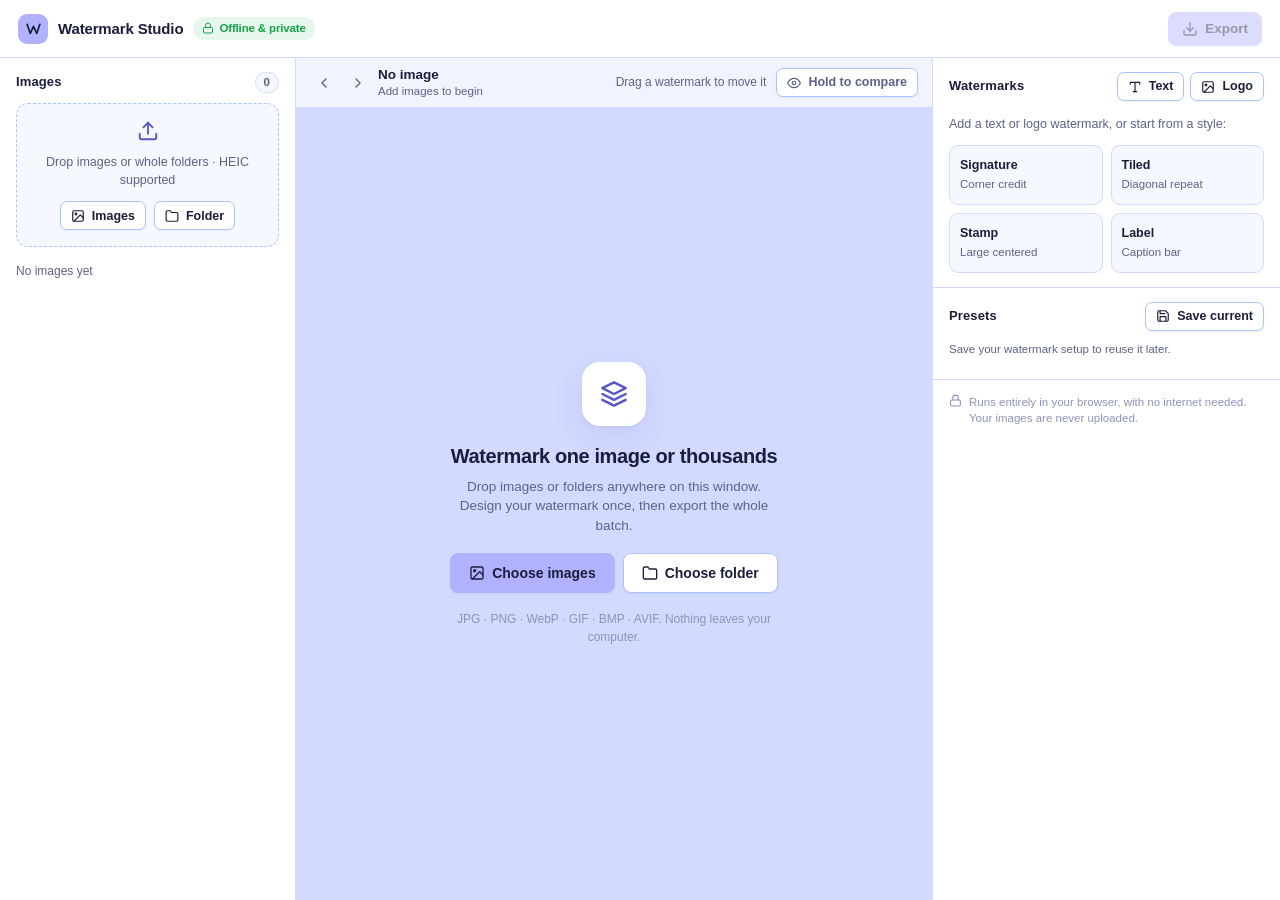
<file: index.html>
<!doctype html>
<html lang="en">
<head>
<meta charset="utf-8">
<meta name="viewport" content="width=device-width, initial-scale=1">
<title>Watermark Studio</title>
<style>
:root {
  /* palette: #B1B2FF · #AAC4FF · #D2DAFF · #EEF1FF */
  --bg: #EEF1FF;
  --panel: #ffffff;
  --panel-2: #F6F8FF;
  --border: #D2DAFF;
  --border-strong: #AAC4FF;
  --text: #1c1d3a;
  --muted: #5d6286;
  --faint: #8e93b8;
  --accent: #B1B2FF;
  --accent-hover: #AAC4FF;
  --accent-ink: #5557c8;      /* deeper shade of #B1B2FF for small text, icons and outlines */
  --on-accent: #1c1d3a;       /* text on top of accent fills */
  --accent-weak: #EEF1FF;
  --accent-ring: rgba(177, 178, 255, .45);
  --danger: #dc2626;
  --ok: #16a34a;
  --stage: #D2DAFF;
  --checker: #c4cdf6;
  --shadow-sm: 0 1px 2px rgba(28, 29, 58, .06);
  --shadow: 0 1px 2px rgba(28, 29, 58, .06), 0 10px 30px rgba(85, 87, 200, .12);
  --radius: 12px;
  color-scheme: light;
}
@media (prefers-color-scheme: dark) {
  :root {
    --bg: #0e0f1d;
    --panel: #15172a;
    --panel-2: #1b1e35;
    --border: #272b4a;
    --border-strong: #363b62;
    --text: #EEF1FF;
    --muted: #a7aed6;
    --faint: #6f76a3;
    --accent: #B1B2FF;
    --accent-hover: #AAC4FF;
    --accent-ink: #B1B2FF;
    --on-accent: #1c1d3a;
    --accent-weak: #22254a;
    --accent-ring: rgba(177, 178, 255, .3);
    --stage: #0b0c18;
    --checker: #171a2e;
    --shadow: 0 1px 2px rgba(0, 0, 0, .4), 0 12px 32px rgba(0, 0, 0, .45);
    color-scheme: dark;
  }
}
* { box-sizing: border-box; }
html, body { height: 100%; margin: 0; }
body {
  display: flex; flex-direction: column;
  background: var(--bg); color: var(--text);
  font: 13.5px/1.45 -apple-system, BlinkMacSystemFont, "Segoe UI", Inter, Roboto, Helvetica, Arial, sans-serif;
  -webkit-font-smoothing: antialiased;
}
button, input, select, textarea { font: inherit; color: inherit; }
[hidden] { display: none !important; }
.i { flex: none; display: block; }

/* ---------- top bar ---------- */
.topbar {
  height: 58px; flex: none; display: flex; align-items: center; justify-content: space-between;
  padding: 0 18px; background: var(--panel); border-bottom: 1px solid var(--border);
}
.brand { display: flex; align-items: center; gap: 10px; font-weight: 650; font-size: 15px; letter-spacing: -.01em; }
.brand-mark {
  width: 30px; height: 30px; border-radius: 9px; display: grid; place-items: center;
  color: var(--on-accent); background: var(--accent);
}
.badge {
  display: inline-flex; align-items: center; gap: 5px; font-size: 11.5px; font-weight: 550; color: var(--ok);
  background: color-mix(in srgb, var(--ok) 10%, transparent); padding: 3px 9px; border-radius: 999px;
}
.top-actions { display: flex; align-items: center; gap: 10px; }

/* ---------- buttons ---------- */
.btn {
  display: inline-flex; align-items: center; justify-content: center; gap: 7px;
  height: 34px; padding: 0 13px; border-radius: 8px; cursor: pointer; white-space: nowrap;
  border: 1px solid var(--border-strong); background: var(--panel); font-weight: 550;
  box-shadow: var(--shadow-sm); transition: background .12s, border-color .12s, opacity .12s;
}
.btn:hover { background: var(--panel-2); }
.btn:focus-visible, .icon-btn:focus-visible, .chip:focus-visible, .seg button:focus-visible { outline: 2px solid var(--accent-ink); outline-offset: 2px; }
.btn.primary { background: var(--accent); border-color: var(--accent); color: var(--on-accent); }
.btn.primary:hover { background: var(--accent-hover); border-color: var(--accent-hover); }
.btn:disabled { opacity: .45; cursor: not-allowed; }
.btn.sm { height: 29px; padding: 0 10px; font-size: 12.5px; border-radius: 7px; }
.btn.lg { height: 40px; padding: 0 18px; font-size: 14px; }
.btn.ghost { background: transparent; border-color: transparent; box-shadow: none; color: var(--muted); }
.btn.ghost:hover { background: var(--panel-2); color: var(--text); }
.btn.danger-text:hover { color: var(--danger); }
.icon-btn {
  width: 28px; height: 28px; display: inline-grid; place-items: center; border-radius: 7px;
  border: 0; background: transparent; color: var(--muted); cursor: pointer;
}
.icon-btn:hover { background: var(--panel-2); color: var(--text); }
.icon-btn.danger:hover { color: var(--danger); }

/* ---------- layout ---------- */
.app { flex: 1; min-height: 0; display: grid; grid-template-columns: 296px minmax(0, 1fr) 348px; }
.panel { background: var(--panel); display: flex; flex-direction: column; min-height: 0; }
.panel.left { border-right: 1px solid var(--border); }
.panel.right { border-left: 1px solid var(--border); overflow-y: auto; }
.panel-head { display: flex; align-items: center; justify-content: space-between; padding: 14px 16px 10px; }
.panel-head h2, .block-head h3 { margin: 0; font-size: 13px; font-weight: 650; letter-spacing: .01em; }
.pill { font-size: 11.5px; font-weight: 600; color: var(--muted); background: var(--panel-2); border: 1px solid var(--border); border-radius: 999px; padding: 1px 8px; }

/* ---------- dropzone & grid ---------- */
.dropzone {
  margin: 0 16px; padding: 16px; border: 1.5px dashed var(--border-strong); border-radius: var(--radius);
  text-align: center; background: var(--panel-2); transition: border-color .15s, background .15s;
}
.dropzone.over { border-color: var(--accent-ink); background: var(--accent-weak); }
.dropzone p { margin: 6px 0 12px; color: var(--muted); font-size: 12.5px; }
.dropzone .dz-icon { color: var(--accent-ink); display: inline-grid; place-items: center; }
.dz-actions { display: flex; gap: 8px; justify-content: center; }
.list-tools { display: flex; align-items: center; justify-content: space-between; padding: 12px 16px 4px; min-height: 40px; }
.list-tools .summary { color: var(--muted); font-size: 12px; }
.grid {
  flex: 1; min-height: 0; overflow-y: auto; padding: 8px 16px 16px;
  display: grid; grid-template-columns: repeat(auto-fill, minmax(78px, 1fr)); gap: 8px; align-content: start;
}
.tile {
  position: relative; aspect-ratio: 1 / 1; border-radius: 8px; cursor: pointer;
  background: var(--panel-2); border: 1px solid var(--border);
}
.tile-in { position: absolute; inset: 0; border-radius: 7px; overflow: hidden; }
.tile img { position: absolute; inset: 0; width: 100%; height: 100%; object-fit: cover; display: block; opacity: 0; transition: opacity .2s; }
.tile img.ld { opacity: 1; }
.tile.active { outline: 2px solid var(--accent-ink); outline-offset: 1px; }
.tile.bad::after {
  content: "Can't read"; position: absolute; inset: 0; display: grid; place-items: center;
  font-size: 10.5px; color: var(--danger); font-weight: 600;
}
.tile-name {
  position: absolute; left: 0; right: 0; bottom: 0; padding: 12px 6px 4px; font-size: 10px; color: #fff;
  background: linear-gradient(transparent, rgba(0, 0, 0, .65)); white-space: nowrap; overflow: hidden; text-overflow: ellipsis;
}
.tile-x {
  position: absolute; top: 4px; right: 4px; width: 20px; height: 20px; border-radius: 6px; border: 0;
  display: grid; place-items: center; background: rgba(0, 0, 0, .55); color: #fff; cursor: pointer; opacity: 0; transition: opacity .12s;
}
.tile:hover .tile-x { opacity: 1; }

/* ---------- stage ---------- */
.stage { display: flex; flex-direction: column; min-width: 0; min-height: 0; background: var(--stage); }
.stage-bar {
  flex: none; height: 50px; display: flex; align-items: center; justify-content: space-between; gap: 12px;
  padding: 0 14px; border-bottom: 1px solid var(--border); background: color-mix(in srgb, var(--panel) 70%, transparent);
}
.nav { display: flex; align-items: center; gap: 6px; min-width: 0; }
.nav .meta { min-width: 0; display: flex; flex-direction: column; line-height: 1.25; }
.nav .meta b { font-weight: 600; white-space: nowrap; overflow: hidden; text-overflow: ellipsis; max-width: 40vw; }
.nav .meta span { color: var(--muted); font-size: 11.5px; }
.stage-hint { color: var(--muted); font-size: 12px; display: flex; align-items: center; gap: 10px; }
.stage-area { flex: 1; min-height: 0; position: relative; display: grid; place-items: center; overflow: hidden; }
#preview {
  display: block; border-radius: 3px; box-shadow: var(--shadow); touch-action: none;
  background-color: #fff;
  background-image:
    linear-gradient(45deg, var(--checker) 25%, transparent 25%), linear-gradient(-45deg, var(--checker) 25%, transparent 25%),
    linear-gradient(45deg, transparent 75%, var(--checker) 75%), linear-gradient(-45deg, transparent 75%, var(--checker) 75%);
  background-size: 16px 16px; background-position: 0 0, 0 8px, 8px -8px, -8px 0;
}
.empty { text-align: center; max-width: 380px; padding: 24px; }
.empty .big-icon {
  width: 64px; height: 64px; margin: 0 auto 16px; border-radius: 18px; display: grid; place-items: center;
  background: var(--panel); color: var(--accent-ink); box-shadow: var(--shadow);
}
.empty h1 { font-size: 20px; margin: 0 0 6px; letter-spacing: -.02em; }
.empty p { color: var(--muted); margin: 0 0 18px; }
.empty .dz-actions { margin-bottom: 18px; }
.empty .fine { font-size: 12px; color: var(--faint); }
.drop-overlay {
  position: fixed; inset: 0; z-index: 50; display: grid; place-items: center; pointer-events: none;
  background: color-mix(in srgb, var(--accent) 14%, transparent); backdrop-filter: blur(2px);
}
.drop-overlay div {
  padding: 22px 30px; border-radius: 16px; background: var(--panel); box-shadow: var(--shadow);
  font-weight: 600; font-size: 15px; border: 2px dashed var(--accent-ink); display: flex; gap: 10px; align-items: center;
}

/* ---------- right panel ---------- */
.block { padding: 14px 16px; border-bottom: 1px solid var(--border); }
.block-head { display: flex; align-items: center; justify-content: space-between; margin-bottom: 10px; gap: 8px; }
.block-head .acts { display: flex; gap: 6px; }
.layers { list-style: none; margin: 0; padding: 0; display: flex; flex-direction: column; gap: 6px; }
.layer {
  display: flex; align-items: center; gap: 8px; padding: 6px 6px 6px 8px; border-radius: 9px; cursor: pointer;
  border: 1px solid var(--border); background: var(--panel); transition: border-color .12s, background .12s;
}
.layer:hover { border-color: var(--border-strong); }
.layer.sel { border-color: var(--accent); background: var(--accent-weak); box-shadow: 0 0 0 3px var(--accent-ring); }
.layer.off .layer-name { opacity: .45; text-decoration: line-through; }
.layer-ico {
  width: 30px; height: 30px; border-radius: 7px; flex: none; display: grid; place-items: center; overflow: hidden;
  background: var(--panel-2); border: 1px solid var(--border); color: var(--muted);
}
.layer-ico img { width: 100%; height: 100%; object-fit: contain; }
.layer-name { flex: 1; min-width: 0; white-space: nowrap; overflow: hidden; text-overflow: ellipsis; font-weight: 550; }
.layer-name small { display: block; color: var(--muted); font-weight: 450; font-size: 11px; }
.layer-acts { display: flex; gap: 0; }
.layers-empty { color: var(--muted); font-size: 12.5px; padding: 4px 0 2px; }
.starter { display: grid; grid-template-columns: 1fr 1fr; gap: 8px; margin-top: 10px; }
.starter button {
  text-align: left; padding: 10px; border-radius: 9px; border: 1px solid var(--border); background: var(--panel-2); cursor: pointer;
}
.starter button:hover { border-color: var(--accent); }
.starter b { display: block; font-size: 12.5px; }
.starter span { font-size: 11.5px; color: var(--muted); }

.editor .sec { font-size: 11px; font-weight: 650; letter-spacing: .06em; text-transform: uppercase; color: var(--faint); margin: 16px 0 8px; }
.editor .sec:first-child { margin-top: 0; }
.field { margin-bottom: 11px; }
.flabel { display: flex; justify-content: space-between; align-items: baseline; margin-bottom: 4px; font-size: 12.5px; color: var(--muted); }
.flabel output { font-variant-numeric: tabular-nums; color: var(--text); font-weight: 550; font-size: 12px; }
.input {
  width: 100%; height: 34px; padding: 0 10px; border-radius: 8px; border: 1px solid var(--border-strong);
  background: var(--panel); outline: none; transition: border-color .12s, box-shadow .12s;
}
textarea.input { height: auto; min-height: 58px; padding: 8px 10px; resize: vertical; line-height: 1.4; }
.input:focus { border-color: var(--accent); box-shadow: 0 0 0 3px var(--accent-ring); }
select.input { padding-right: 6px; }
input[type=range] {
  -webkit-appearance: none; appearance: none; width: 100%; height: 18px; margin: 2px 0; background: transparent; cursor: pointer;
  --track: linear-gradient(to right, var(--accent) var(--p, 50%), var(--border) var(--p, 50%));
}
input[type=range]::-webkit-slider-runnable-track { height: 5px; border-radius: 99px; background: var(--track); }
input[type=range]::-moz-range-track { height: 5px; border-radius: 99px; background: var(--track); }
input[type=range]::-webkit-slider-thumb {
  -webkit-appearance: none; width: 16px; height: 16px; margin-top: -5.5px; border-radius: 50%;
  background: #fff; border: 2px solid var(--accent-ink); box-shadow: var(--shadow-sm);
}
input[type=range]::-moz-range-thumb { width: 12px; height: 12px; border-radius: 50%; background: #fff; border: 2px solid var(--accent-ink); }
input[type=range]:focus-visible { outline: 2px solid var(--accent-ink); outline-offset: 3px; border-radius: 4px; }
input[type=checkbox], input[type=radio] { accent-color: var(--accent); }
.row { display: flex; align-items: center; gap: 8px; }
.row + .row, .row + .field, .field + .row { margin-top: 8px; }
.row.wrap { flex-wrap: wrap; }
.grow { flex: 1; min-width: 0; }
.chips { display: flex; flex-wrap: wrap; gap: 5px; margin: 7px 0 10px; }
.chip {
  font-size: 11.5px; padding: 2px 8px; border-radius: 999px; border: 1px solid var(--border); background: var(--panel-2);
  cursor: pointer; color: var(--muted); font-family: ui-monospace, Menlo, monospace;
}
.chip:hover { color: var(--accent-ink); border-color: var(--accent-ink); }
.seg { display: flex; padding: 2px; border-radius: 8px; background: var(--panel-2); border: 1px solid var(--border); gap: 2px; }
.seg button {
  flex: 1; height: 28px; border: 0; border-radius: 6px; background: transparent; cursor: pointer; color: var(--muted);
  font-weight: 550; font-size: 12.5px; display: inline-flex; align-items: center; justify-content: center; gap: 5px; padding: 0 8px;
}
.seg button:hover { color: var(--text); }
.seg button.on { background: var(--panel); color: var(--text); box-shadow: var(--shadow-sm), 0 0 0 1px var(--border); }
.tbtn {
  width: 34px; height: 34px; border-radius: 8px; border: 1px solid var(--border-strong); background: var(--panel);
  cursor: pointer; display: grid; place-items: center; font-family: Georgia, serif; font-size: 15px;
}
.tbtn.on { background: var(--accent-weak); border-color: var(--accent); color: var(--accent-ink); }
.swatch {
  position: relative; width: 34px; height: 34px; border-radius: 8px; border: 1px solid var(--border-strong); overflow: hidden; flex: none; cursor: pointer;
}
.swatch input { position: absolute; inset: -8px; width: calc(100% + 16px); height: calc(100% + 16px); border: 0; padding: 0; cursor: pointer; }
.switch { display: flex; align-items: center; gap: 9px; cursor: pointer; user-select: none; font-weight: 550; }
.switch input { position: absolute; opacity: 0; pointer-events: none; }
.switch .sw { width: 30px; height: 18px; border-radius: 99px; background: var(--border-strong); position: relative; transition: background .15s; flex: none; }
.switch .sw::after {
  content: ""; position: absolute; top: 2px; left: 2px; width: 14px; height: 14px; border-radius: 50%;
  background: #fff; box-shadow: 0 1px 2px rgba(0, 0, 0, .25); transition: transform .15s;
}
.switch input:checked + .sw { background: var(--accent); }
.switch input:checked + .sw::after { transform: translateX(12px); }
.switch input:focus-visible + .sw { outline: 2px solid var(--accent-ink); outline-offset: 2px; }
.effect { border: 1px solid var(--border); border-radius: 10px; padding: 9px 10px; margin-bottom: 8px; background: var(--panel-2); }
.effect .sub { margin-top: 9px; }
.effect .sub .field:last-child { margin-bottom: 0; }
.anchor-wrap { display: flex; gap: 14px; align-items: flex-start; }
.anchors {
  display: grid; grid-template-columns: repeat(3, 30px); gap: 4px; padding: 5px; border-radius: 10px; flex: none;
  background: var(--panel-2); border: 1px solid var(--border);
}
.anchors button {
  width: 30px; height: 30px; border-radius: 6px; border: 0; background: transparent; cursor: pointer; display: grid; place-items: center;
}
.anchors button::after { content: ""; width: 7px; height: 7px; border-radius: 50%; background: var(--border-strong); transition: all .12s; }
.anchors button:hover::after { background: var(--muted); }
.anchors button.on { background: var(--panel); box-shadow: var(--shadow-sm); }
.anchors button.on::after { background: var(--accent-ink); width: 10px; height: 10px; }
.note { font-size: 11.5px; color: var(--muted); line-height: 1.4; }
.note.accent { color: var(--accent-ink); }
.logo-box { display: flex; gap: 10px; align-items: center; }
.logo-box .thumb {
  width: 56px; height: 56px; border-radius: 9px; border: 1px solid var(--border); flex: none; display: grid; place-items: center; overflow: hidden;
  background-color: #fff;
  background-image: linear-gradient(45deg, #e5e7eb 25%, transparent 25%), linear-gradient(-45deg, #e5e7eb 25%, transparent 25%),
    linear-gradient(45deg, transparent 75%, #e5e7eb 75%), linear-gradient(-45deg, transparent 75%, #e5e7eb 75%);
  background-size: 10px 10px; background-position: 0 0, 0 5px, 5px -5px, -5px 0;
}
.logo-box .thumb img { max-width: 100%; max-height: 100%; }
.preset-list { list-style: none; margin: 8px 0 0; padding: 0; display: flex; flex-direction: column; gap: 4px; }
.preset-list li { display: flex; align-items: center; gap: 6px; padding: 4px 4px 4px 10px; border-radius: 8px; border: 1px solid var(--border); }
.preset-list li span { flex: 1; min-width: 0; overflow: hidden; text-overflow: ellipsis; white-space: nowrap; }
.foot-note { padding: 14px 16px 20px; color: var(--faint); font-size: 11.5px; display: flex; gap: 7px; align-items: flex-start; }

/* ---------- modal ---------- */
.modal { position: fixed; inset: 0; z-index: 40; display: grid; place-items: center; padding: 16px; background: rgba(8, 10, 16, .5); backdrop-filter: blur(3px); }
.modal-card {
  width: min(540px, 100%); max-height: calc(100vh - 32px); overflow: auto;
  background: var(--panel); border-radius: 16px; box-shadow: var(--shadow); border: 1px solid var(--border);
}
.modal-head { display: flex; align-items: center; justify-content: space-between; padding: 16px 20px 6px; }
.modal-head h2 { margin: 0; font-size: 17px; letter-spacing: -.01em; }
.modal-body { padding: 10px 20px 4px; }
.modal-body .field { margin-bottom: 16px; }
.modal-foot { display: flex; justify-content: flex-end; gap: 8px; padding: 14px 20px 18px; }
.dest { display: grid; gap: 8px; }
.dest-card {
  display: flex; gap: 10px; align-items: flex-start; padding: 11px 12px; border-radius: 10px; border: 1px solid var(--border-strong); cursor: pointer;
}
.dest-card:has(input:checked) { border-color: var(--accent); background: var(--accent-weak); box-shadow: 0 0 0 3px var(--accent-ring); }
.dest-card.disabled { opacity: .5; cursor: not-allowed; }
.dest-card input { margin-top: 3px; }
.dest-card b { display: block; font-weight: 600; }
.dest-card small { color: var(--muted); font-size: 12px; }
.check { display: flex; align-items: center; gap: 8px; margin-top: 10px; cursor: pointer; }
.num { width: 92px; }
.hint { font-size: 11.5px; color: var(--faint); }
.example { margin-top: 6px; font-size: 12px; color: var(--muted); font-family: ui-monospace, Menlo, monospace; word-break: break-all; }

.run { padding: 26px 22px 6px; }
.run-title { font-size: 17px; font-weight: 650; margin-bottom: 4px; letter-spacing: -.01em; display: flex; align-items: center; gap: 10px; }
.run-sub { color: var(--muted); margin-bottom: 18px; }
.bar { height: 10px; background: var(--panel-2); border: 1px solid var(--border); border-radius: 99px; overflow: hidden; }
.bar div { height: 100%; width: 0; border-radius: 99px; background: var(--accent); transition: width .2s; }
.run-stats { display: flex; justify-content: space-between; margin-top: 10px; font-variant-numeric: tabular-nums; font-weight: 600; }
.run-meta { display: flex; justify-content: space-between; color: var(--muted); font-size: 12px; margin-top: 2px; font-variant-numeric: tabular-nums; }
.run-file { margin-top: 14px; font-size: 12px; color: var(--faint); white-space: nowrap; overflow: hidden; text-overflow: ellipsis; font-family: ui-monospace, Menlo, monospace; }
.run-errors { margin-top: 14px; border: 1px solid color-mix(in srgb, var(--danger) 35%, transparent); border-radius: 10px; padding: 8px 12px; }
.run-errors summary { cursor: pointer; color: var(--danger); font-weight: 600; }
.run-errors ul { margin: 8px 0 2px; padding-left: 18px; max-height: 160px; overflow: auto; font-size: 12px; color: var(--muted); }
.done-icon { width: 30px; height: 30px; border-radius: 50%; display: grid; place-items: center; color: #fff; background: var(--ok); }
.done-icon.warn { background: #d97706; }

/* ---------- toast ---------- */
.toasts { position: fixed; left: 50%; bottom: 22px; transform: translateX(-50%); z-index: 60; display: flex; flex-direction: column; gap: 8px; align-items: center; }
.toast {
  display: flex; align-items: center; gap: 12px; padding: 10px 14px; border-radius: 10px; font-weight: 500;
  background: #1c1d3a; color: #EEF1FF; box-shadow: 0 10px 30px rgba(0, 0, 0, .3); animation: tin .2s ease-out;
}
.toast button { background: transparent; border: 0; color: #B1B2FF; font-weight: 650; cursor: pointer; padding: 0; }
@keyframes tin { from { opacity: 0; transform: translateY(8px); } }

@media (max-width: 1100px) {
  .app { grid-template-columns: 250px minmax(0, 1fr) 320px; }
}
@media (max-width: 860px) {
  body { height: auto; }
  .app { display: flex; flex-direction: column; }
  .panel.left, .panel.right { border: 0; border-bottom: 1px solid var(--border); }
  .grid { max-height: 260px; }
  .stage { min-height: 60vh; }
  .stage-hint { display: none; }
  .topbar { padding: 0 16px; }
  .badge { display: none; }
}
</style>
</head>
<body>

<header class="topbar">
  <div class="brand">
    <div class="brand-mark"><svg class="i" width="17" height="17" viewBox="0 0 24 24" fill="none" stroke="currentColor" stroke-width="2.4" stroke-linecap="round" stroke-linejoin="round"><path d="M3 6l4.5 13L12 9l4.5 10L21 6"/></svg></div>
    <span>Watermark Studio</span>
    <span class="badge" title="Nothing is uploaded. All processing happens on this computer."><span data-icon="lock" data-size="12"></span>Offline &amp; private</span>
  </div>
  <div class="top-actions">
    <button id="btnExport" class="btn primary" disabled><span data-icon="download"></span><span id="exportLabel">Export</span></button>
  </div>
</header>

<main class="app">
  <!-- Images -->
  <aside class="panel left">
    <div class="panel-head"><h2>Images</h2><span id="imgCount" class="pill">0</span></div>
    <div id="dropzone" class="dropzone">
      <div class="dz-icon"><span data-icon="upload" data-size="22"></span></div>
      <p>Drop images or whole folders · HEIC supported</p>
      <div class="dz-actions">
        <button class="btn sm" data-pick="files"><span data-icon="image" data-size="14"></span>Images</button>
        <button class="btn sm" data-pick="folder"><span data-icon="folder" data-size="14"></span>Folder</button>
      </div>
    </div>
    <div class="list-tools">
      <span id="imgSummary" class="summary"></span>
      <button id="btnClear" class="btn ghost sm danger-text" hidden>Clear all</button>
    </div>
    <div id="grid" class="grid"></div>
    <input type="file" id="fileInput" multiple accept="image/*,.heic,.heif,.tif,.tiff,.avif" hidden>
    <input type="file" id="folderInput" webkitdirectory directory multiple hidden>
  </aside>

  <!-- Preview -->
  <section class="stage">
    <div class="stage-bar">
      <div class="nav">
        <button class="icon-btn" id="prevBtn" title="Previous (←)"><span data-icon="left"></span></button>
        <button class="icon-btn" id="nextBtn" title="Next (→)"><span data-icon="right"></span></button>
        <div class="meta"><b id="previewName">No image</b><span id="previewInfo">Add images to begin</span></div>
      </div>
      <div class="stage-hint">
        <span id="dragHint">Drag a watermark to move it</span>
        <button class="btn sm" id="compareBtn" title="Hold to see the original"><span data-icon="eye" data-size="14"></span>Hold to compare</button>
      </div>
    </div>
    <div class="stage-area" id="stageArea">
      <div class="empty" id="emptyState">
        <div class="big-icon"><span data-icon="layers" data-size="28"></span></div>
        <h1>Watermark one image or thousands</h1>
        <p>Drop images or folders anywhere on this window. Design your watermark once, then export the whole batch.</p>
        <div class="dz-actions">
          <button class="btn primary lg" data-pick="files"><span data-icon="image"></span>Choose images</button>
          <button class="btn lg" data-pick="folder"><span data-icon="folder"></span>Choose folder</button>
        </div>
        <div class="fine">JPG · PNG · WebP · GIF · BMP · AVIF. Nothing leaves your computer.</div>
      </div>
      <canvas id="preview" hidden></canvas>
    </div>
  </section>

  <!-- Settings -->
  <aside class="panel right">
    <section class="block">
      <div class="block-head">
        <h3>Watermarks</h3>
        <div class="acts">
          <button class="btn sm" id="addText"><span data-icon="type" data-size="14"></span>Text</button>
          <button class="btn sm" id="addLogo"><span data-icon="image" data-size="14"></span>Logo</button>
        </div>
      </div>
      <ul id="layerList" class="layers"></ul>
      <div id="starter" hidden>
        <div class="layers-empty">Add a text or logo watermark, or start from a style:</div>
        <div class="starter" id="starterGrid"></div>
      </div>
      <input type="file" id="logoInput" accept="image/*,.svg,.heic,.heif" hidden>
      <input type="file" id="fontInput" accept=".ttf,.otf,.woff,.woff2" hidden>
    </section>

    <section class="block editor" id="editor" hidden></section>

    <section class="block">
      <div class="block-head">
        <h3>Presets</h3>
        <button class="btn sm" id="savePreset"><span data-icon="save" data-size="14"></span>Save current</button>
      </div>
      <div class="note" id="presetEmpty">Save your watermark setup to reuse it later.</div>
      <ul class="preset-list" id="presetList"></ul>
    </section>
    <div class="foot-note"><span data-icon="lock" data-size="13"></span><span>Runs entirely in your browser, with no internet needed. Your images are never uploaded.</span></div>
  </aside>
</main>

<!-- Export dialog -->
<div class="modal" id="exportModal" hidden>
  <div class="modal-card" role="dialog" aria-modal="true" aria-labelledby="exportTitle">
    <div id="exportSetup">
      <div class="modal-head"><h2 id="exportTitle">Export images</h2><button class="icon-btn" data-close title="Close"><span data-icon="x"></span></button></div>
      <div class="modal-body">
        <div class="field">
          <div class="flabel"><span>Format</span></div>
          <div class="seg" id="fmtSeg">
            <button data-v="original" title="HEIC/HEIF and other non-exportable formats are saved as PNG">Same as original</button><button data-v="jpeg">JPEG</button><button data-v="png">PNG</button><button data-v="webp">WebP</button>
          </div>
        </div>
        <div class="field" id="qualityField">
          <div class="flabel"><span>Quality</span><output id="qualityOut"></output></div>
          <input type="range" id="quality" min="40" max="100" step="1">
        </div>
        <div class="field">
          <div class="flabel"><span>Size</span></div>
          <div class="seg" id="resizeSeg">
            <button data-v="none">Original size</button><button data-v="fit">Fit within</button><button data-v="percent">Scale</button>
          </div>
          <div class="row" id="fitRow" style="margin-top:8px">
            <input type="number" class="input num" id="maxW" min="16" max="20000"> <span class="hint">×</span>
            <input type="number" class="input num" id="maxH" min="16" max="20000"> <span class="hint">px max (never enlarges)</span>
          </div>
          <div id="pctRow" style="margin-top:8px">
            <div class="flabel"><span>Scale</span><output id="pctOut"></output></div>
            <input type="range" id="pct" min="5" max="100" step="1">
          </div>
        </div>
        <div class="field">
          <div class="flabel"><span>File name</span><span class="hint">{name} · {n} · {date}</span></div>
          <input type="text" class="input" id="pattern" spellcheck="false">
          <div class="example" id="nameExample"></div>
        </div>
        <div class="field">
          <div class="flabel"><span>Save to</span></div>
          <div class="dest">
            <label class="dest-card" id="destFolderCard">
              <input type="radio" name="dest" value="folder">
              <div><b>A folder on this computer</b><small id="destFolderNote">Writes files straight into a folder you choose. Best for big batches.</small></div>
            </label>
            <label class="dest-card">
              <input type="radio" name="dest" value="zip">
              <div><b>Download</b><small>One image downloads directly. Multiple images download as a ZIP, split into 1 GB parts if needed.</small></div>
            </label>
          </div>
          <label class="check"><input type="checkbox" id="keepStruct"> Keep sub-folder structure</label>
          <label class="check" id="overwriteRow"><input type="checkbox" id="overwrite"> Overwrite files that already exist</label>
        </div>
      </div>
      <div class="modal-foot">
        <button class="btn" data-close>Cancel</button>
        <button class="btn primary" id="startExport"><span data-icon="download"></span><span id="startLabel">Start</span></button>
      </div>
    </div>

    <div id="exportRun" hidden>
      <div class="run">
        <div class="run-title"><span id="runIcon"></span><span id="runTitle">Watermarking…</span></div>
        <div class="run-sub" id="runSub">Keep this tab open while it works.</div>
        <div class="bar"><div id="runBar"></div></div>
        <div class="run-stats"><span id="runCount">0 / 0</span><span id="runPct">0%</span></div>
        <div class="run-meta"><span id="runRate">&nbsp;</span><span id="runEta"></span></div>
        <div class="run-file" id="runFile">&nbsp;</div>
        <details class="run-errors" id="runErrors" hidden><summary id="runErrSum"></summary><ul id="runErrList"></ul></details>
      </div>
      <div class="modal-foot">
        <button class="btn" id="runCancel">Cancel</button>
        <button class="btn primary" id="runClose" hidden>Done</button>
      </div>
    </div>
  </div>
</div>

<div class="drop-overlay" id="dropOverlay" hidden><div><span data-icon="upload"></span>Drop to add images</div></div>
<div class="toasts" id="toasts"></div>

<!-- Shared rendering core: used by the preview AND injected into the export workers -->
<script id="wm-core">
var WM = (function () {
  'use strict';
  var ANCH = { tl: [0, 0], tc: [1, 0], tr: [2, 0], ml: [0, 1], mc: [1, 1], mr: [2, 1], bl: [0, 2], bc: [1, 2], br: [2, 2] };
  var tintCache = new WeakMap();

  function fmt(t, vars) {
    return String(t == null ? '' : t).replace(/\{(\w+)\}/g, function (m, k) {
      return vars && vars[k] != null ? String(vars[k]) : m;
    });
  }
  function makeCanvas(w, h) {
    if (typeof OffscreenCanvas !== 'undefined') return new OffscreenCanvas(w, h);
    var c = document.createElement('canvas'); c.width = w; c.height = h; return c;
  }
  function roundRect(c, x, y, w, h, r) {
    r = Math.max(0, Math.min(r, w / 2, h / 2));
    c.beginPath();
    c.moveTo(x + r, y);
    c.arcTo(x + w, y, x + w, y + h, r);
    c.arcTo(x + w, y + h, x, y + h, r);
    c.arcTo(x, y + h, x, y, r);
    c.arcTo(x, y, x + w, y, r);
    c.closePath();
  }
  function tinted(src, color) {
    var m = tintCache.get(src);
    if (!m) { m = new Map(); tintCache.set(src, m); }
    var c = m.get(color);
    if (c) return c;
    c = makeCanvas(src.width, src.height);
    var x = c.getContext('2d');
    x.drawImage(src, 0, 0);
    x.globalCompositeOperation = 'source-in';
    x.fillStyle = color;
    x.fillRect(0, 0, c.width, c.height);
    m.set(color, c);
    return c;
  }
  function fontString(L, fs) {
    return (L.italic ? 'italic ' : '') + (L.bold ? 'bold ' : '') + fs + 'px ' + L.font;
  }
  function setSpacing(c, px) {
    if ('letterSpacing' in c) c.letterSpacing = px + 'px';
  }

  // Builds a drawable item centred on (0,0) with its unrotated size.
  function prepare(ctx, L, ref, assets, vars) {
    if (L.type === 'text') {
      var text = fmt(L.text, vars);
      if (!text.trim()) return null;
      var fs = Math.max(1, (L.size / 100) * ref);
      var lines = text.split('\n');
      var sp = ((L.spacing || 0) / 100) * fs;
      ctx.font = fontString(L, fs);
      setSpacing(ctx, sp);
      var lh = fs * 1.2;
      var tw = 1;
      for (var i = 0; i < lines.length; i++) tw = Math.max(tw, ctx.measureText(lines[i]).width);
      var th = lh * lines.length;
      var ow = L.outline ? ((L.outlineWidth || 0) / 100) * fs : 0;
      var pad = L.bg ? ((L.bgPadding || 0) / 100) * fs : 0;
      var w = tw + ow + pad * 2, h = th + ow + pad * 2;
      var align = L.align || 'center';
      return {
        w: w, h: h, base: fs,
        draw: function (c) {
          if (L.bg) {
            c.save();
            c.shadowColor = 'rgba(0,0,0,0)';
            c.globalAlpha *= (L.bgOpacity == null ? 100 : L.bgOpacity) / 100;
            c.fillStyle = L.bgColor || '#000000';
            roundRect(c, -w / 2, -h / 2, w, h, ((L.bgRadius || 0) / 100) * Math.min(w, h) / 2);
            c.fill();
            c.restore();
          }
          c.font = fontString(L, fs);
          setSpacing(c, sp);
          c.textBaseline = 'middle';
          c.textAlign = align;
          var x = align === 'left' ? -tw / 2 : align === 'right' ? tw / 2 + sp : sp / 2;
          for (var j = 0; j < lines.length; j++) {
            var y = -th / 2 + lh * (j + 0.5);
            if (ow > 0) {
              c.lineJoin = 'round'; c.miterLimit = 2; c.lineWidth = ow; c.strokeStyle = L.outlineColor || '#000000';
              c.strokeText(lines[j], x, y);
            }
            c.fillStyle = L.color || '#ffffff';
            c.fillText(lines[j], x, y);
          }
        }
      };
    }
    var src = assets && assets[L.assetId];
    if (!src) return null;
    var img = L.tint && L.tint !== 'none' ? tinted(src, L.tint === 'custom' ? (L.tintColor || '#ffffff') : L.tint) : src;
    var iw = Math.max(1, (L.size / 100) * ref);
    var ih = iw * src.height / src.width;
    return {
      w: iw, h: ih, base: Math.min(iw, ih) * 0.6,
      draw: function (c) { c.drawImage(img, -iw / 2, -ih / 2, iw, ih); }
    };
  }

  // Draws every visible layer. Returns placement boxes (for hit-testing in the preview).
  function render(ctx, W, H, layers, assets, vars) {
    var ref = Math.min(W, H);
    var boxes = [];
    for (var li = 0; li < layers.length; li++) {
      var L = layers[li];
      if (!L.visible) { boxes.push(null); continue; }
      ctx.save();
      var it = prepare(ctx, L, ref, assets, vars);
      if (!it) { ctx.restore(); boxes.push(null); continue; }
      ctx.globalAlpha = Math.max(0, Math.min(1, L.opacity / 100));
      ctx.globalCompositeOperation = L.blend || 'source-over';
      if (L.shadow) {
        ctx.shadowColor = L.shadowColor || '#000000';
        ctx.shadowBlur = ((L.shadowBlur || 0) / 100) * it.base;
        ctx.shadowOffsetX = ctx.shadowOffsetY = it.base * ((L.shadowDist == null ? 6 : L.shadowDist) / 100);
      }
      var rad = (L.rotation || 0) * Math.PI / 180;
      if (L.mode === 'tile') {
        var g = ((L.gap || 0) / 100) * ref;
        var sx = Math.max(it.w + g, ref * 0.03), sy = Math.max(it.h + g, ref * 0.03);
        var cos = Math.cos(rad), sin = Math.sin(rad);
        var R = Math.hypot(W, H) / 2 + Math.max(sx, sy);
        var nx = Math.ceil(R / sx) + 1, ny = Math.ceil(R / sy) + 1;
        var d = Math.hypot(it.w, it.h) / 2 + 2;
        ctx.translate(W / 2, H / 2);
        ctx.rotate(rad);
        for (var j = -ny; j <= ny; j++) {
          var off = L.stagger && (j & 1) ? sx / 2 : 0;
          for (var i = -nx; i <= nx; i++) {
            var ox = i * sx + off, oy = j * sy;
            var px = W / 2 + ox * cos - oy * sin, py = H / 2 + ox * sin + oy * cos;
            if (px < -d || px > W + d || py < -d || py > H + d) continue;
            ctx.translate(ox, oy);
            it.draw(ctx);
            ctx.translate(-ox, -oy);
          }
        }
        boxes.push({ tile: true });
      } else {
        var ac = Math.abs(Math.cos(rad)), as = Math.abs(Math.sin(rad));
        var bw = it.w * ac + it.h * as, bh = it.w * as + it.h * ac;
        var cx, cy;
        if (L.anchor === 'custom') {
          cx = (L.x == null ? 0.5 : L.x) * W; cy = (L.y == null ? 0.5 : L.y) * H;
        } else {
          var a = ANCH[L.anchor] || ANCH.mc, m = ((L.margin || 0) / 100) * ref;
          cx = a[0] === 0 ? m + bw / 2 : a[0] === 1 ? W / 2 : W - m - bw / 2;
          cy = a[1] === 0 ? m + bh / 2 : a[1] === 1 ? H / 2 : H - m - bh / 2;
        }
        ctx.translate(cx, cy);
        ctx.rotate(rad);
        it.draw(ctx);
        boxes.push({ cx: cx, cy: cy, w: it.w, h: it.h, rad: rad });
      }
      ctx.restore();
    }
    return boxes;
  }

  function targetSize(w, h, o) {
    var s = 1;
    if (o.resize === 'fit') s = Math.min(1, (o.maxW || Infinity) / w, (o.maxH || Infinity) / h);
    else if (o.resize === 'percent') s = Math.max(0.01, (o.percent || 100) / 100);
    return [Math.max(1, Math.round(w * s)), Math.max(1, Math.round(h * s))];
  }
  function encode(cv, mime, q) {
    if (cv.convertToBlob) return cv.convertToBlob({ type: mime, quality: q });
    return new Promise(function (res, rej) {
      cv.toBlob(function (b) { b ? res(b) : rej(new Error('Could not encode image')); }, mime, q);
    });
  }
  var CRC = (function () {
    var t = new Uint32Array(256);
    for (var n = 0; n < 256; n++) {
      var c = n;
      for (var k = 0; k < 8; k++) c = c & 1 ? 0xEDB88320 ^ (c >>> 1) : c >>> 1;
      t[n] = c >>> 0;
    }
    return t;
  })();
  function crc32(u8) {
    var c = 0xFFFFFFFF;
    for (var i = 0; i < u8.length; i++) c = CRC[(c ^ u8[i]) & 0xFF] ^ (c >>> 8);
    return (c ^ 0xFFFFFFFF) >>> 0;
  }

  // Full pipeline for one image: resize → draw → watermark → encode.
  async function processSource(src, sw, sh, o, layers, assets, vars) {
    var size = targetSize(sw, sh, o);
    var cv = makeCanvas(size[0], size[1]);
    var ctx = cv.getContext('2d');
    if (o.mime === 'image/jpeg') { ctx.fillStyle = '#ffffff'; ctx.fillRect(0, 0, size[0], size[1]); }
    ctx.imageSmoothingEnabled = true;
    ctx.imageSmoothingQuality = 'high';
    ctx.drawImage(src, 0, 0, size[0], size[1]);
    render(ctx, size[0], size[1], layers, assets, vars);
    var blob = await encode(cv, o.mime, o.quality);
    cv.width = cv.height = 1;
    var buf = await blob.arrayBuffer();
    return { buf: buf, crc: o.crc ? crc32(new Uint8Array(buf)) : 0, mime: blob.type || o.mime };
  }

  return { render: render, processSource: processSource, fmt: fmt, makeCanvas: makeCanvas, crc32: crc32 };
})();
</script>

<script>
'use strict';
/* =============================== helpers =============================== */
const $ = (s, r = document) => r.querySelector(s);
const $$ = (s, r = document) => Array.from(r.querySelectorAll(s));
const uid = () => Math.random().toString(36).slice(2, 10);
const esc = s => String(s).replace(/[&<>"']/g, c => ({ '&': '&amp;', '<': '&lt;', '>': '&gt;', '"': '&quot;', "'": '&#39;' }[c]));
const clamp = (v, a, b) => Math.max(a, Math.min(b, v));
const pad2 = n => String(n).padStart(2, '0');
const errMsg = e => (e && (e.message || e.name)) || String(e);
const IMG_EXT = /\.(jpe?g|jfif|pjpeg|png|webp|gif|bmp|avif|ico|heic|heif|tiff?)$/i;

const ICONS = {
  upload: '<path d="M21 15v4a2 2 0 0 1-2 2H5a2 2 0 0 1-2-2v-4"/><polyline points="17 8 12 3 7 8"/><line x1="12" y1="3" x2="12" y2="15"/>',
  download: '<path d="M21 15v4a2 2 0 0 1-2 2H5a2 2 0 0 1-2-2v-4"/><polyline points="7 10 12 15 17 10"/><line x1="12" y1="15" x2="12" y2="3"/>',
  folder: '<path d="M22 19a2 2 0 0 1-2 2H4a2 2 0 0 1-2-2V5a2 2 0 0 1 2-2h5l2 3h9a2 2 0 0 1 2 2z"/>',
  image: '<rect x="3" y="3" width="18" height="18" rx="2"/><circle cx="8.5" cy="8.5" r="1.5"/><polyline points="21 15 16 10 5 21"/>',
  type: '<polyline points="4 7 4 4 20 4 20 7"/><line x1="9" y1="20" x2="15" y2="20"/><line x1="12" y1="4" x2="12" y2="20"/>',
  eye: '<path d="M1 12s4-8 11-8 11 8 11 8-4 8-11 8-11-8-11-8z"/><circle cx="12" cy="12" r="3"/>',
  eyeoff: '<path d="M17.94 17.94A10.07 10.07 0 0 1 12 20c-7 0-11-8-11-8a18.45 18.45 0 0 1 5.06-5.94M9.9 4.24A9.12 9.12 0 0 1 12 4c7 0 11 8 11 8a18.5 18.5 0 0 1-2.16 3.19m-6.72-1.07a3 3 0 1 1-4.24-4.24"/><line x1="1" y1="1" x2="23" y2="23"/>',
  copy: '<rect x="9" y="9" width="13" height="13" rx="2"/><path d="M5 15H4a2 2 0 0 1-2-2V4a2 2 0 0 1 2-2h9a2 2 0 0 1 2 2v1"/>',
  trash: '<polyline points="3 6 5 6 21 6"/><path d="M19 6l-1 14a2 2 0 0 1-2 2H8a2 2 0 0 1-2-2L5 6m3 0V4a2 2 0 0 1 2-2h4a2 2 0 0 1 2 2v2"/>',
  left: '<polyline points="15 18 9 12 15 6"/>',
  right: '<polyline points="9 18 15 12 9 6"/>',
  up: '<polyline points="18 15 12 9 6 15"/>',
  down: '<polyline points="6 9 12 15 18 9"/>',
  x: '<line x1="18" y1="6" x2="6" y2="18"/><line x1="6" y1="6" x2="18" y2="18"/>',
  check: '<polyline points="20 6 9 17 4 12"/>',
  alert: '<line x1="12" y1="8" x2="12" y2="13"/><line x1="12" y1="16.5" x2="12" y2="16.5"/>',
  save: '<path d="M19 21H5a2 2 0 0 1-2-2V5a2 2 0 0 1 2-2h11l5 5v11a2 2 0 0 1-2 2z"/><polyline points="17 21 17 13 7 13 7 21"/><polyline points="7 3 7 8 15 8"/>',
  lock: '<rect x="3" y="11" width="18" height="11" rx="2"/><path d="M7 11V7a5 5 0 0 1 10 0v4"/>',
  layers: '<polygon points="12 2 2 7 12 12 22 7 12 2"/><polyline points="2 17 12 22 22 17"/><polyline points="2 12 12 17 22 12"/>',
  single: '<rect x="3" y="3" width="18" height="18" rx="2"/><rect x="13" y="13" width="5" height="5" rx="1"/>',
  tile: '<rect x="3" y="3" width="7" height="7" rx="1"/><rect x="14" y="3" width="7" height="7" rx="1"/><rect x="14" y="14" width="7" height="7" rx="1"/><rect x="3" y="14" width="7" height="7" rx="1"/>',
  alignL: '<line x1="17" y1="10" x2="3" y2="10"/><line x1="21" y1="6" x2="3" y2="6"/><line x1="21" y1="14" x2="3" y2="14"/><line x1="17" y1="18" x2="3" y2="18"/>',
  alignC: '<line x1="18" y1="10" x2="6" y2="10"/><line x1="21" y1="6" x2="3" y2="6"/><line x1="21" y1="14" x2="3" y2="14"/><line x1="18" y1="18" x2="6" y2="18"/>',
  alignR: '<line x1="21" y1="10" x2="7" y2="10"/><line x1="21" y1="6" x2="3" y2="6"/><line x1="21" y1="14" x2="3" y2="14"/><line x1="21" y1="18" x2="7" y2="18"/>',
};
const icon = (n, s = 16) => `<svg class="i" width="${s}" height="${s}" viewBox="0 0 24 24" fill="none" stroke="currentColor" stroke-width="2" stroke-linecap="round" stroke-linejoin="round">${ICONS[n] || ''}</svg>`;
function paintRange(el) {
  const min = +el.min || 0, max = +el.max || 100;
  el.style.setProperty('--p', ((+el.value - min) / (max - min || 1)) * 100 + '%');
}
const paintRanges = (root = document) => $$('input[type=range]', root).forEach(paintRange);
document.addEventListener('input', e => { if (e.target.type === 'range') paintRange(e.target); });

function hydrateIcons(root = document) {
  $$('[data-icon]', root).forEach(el => { el.outerHTML = icon(el.dataset.icon, +el.dataset.size || 16); });
}

function toast(msg, action) {
  const el = document.createElement('div');
  el.className = 'toast';
  el.innerHTML = `<span>${esc(msg)}</span>`;
  if (action) {
    const b = document.createElement('button');
    b.textContent = action.label;
    b.onclick = () => { action.run(); el.remove(); };
    el.appendChild(b);
  }
  $('#toasts').appendChild(el);
  setTimeout(() => el.remove(), action ? 6000 : 3200);
}

function download(blob, name) {
  const a = document.createElement('a');
  a.href = URL.createObjectURL(blob);
  a.download = name;
  document.body.appendChild(a);
  a.click();
  a.remove();
  setTimeout(() => URL.revokeObjectURL(a.href), 120000);
}

const today = () => { const d = new Date(); return `${d.getFullYear()}-${pad2(d.getMonth() + 1)}-${pad2(d.getDate())}`; };
const baseName = n => n.replace(/\.[^./]+$/, '');
const extOf = n => ((n.match(/\.([^./]+)$/) || [])[1] || '');

/* =============================== capabilities =============================== */
const CAN = {
  fsAccess: 'showDirectoryPicker' in window,
  webp: (() => { try { const c = document.createElement('canvas'); c.width = c.height = 1; return c.toDataURL('image/webp').startsWith('data:image/webp'); } catch { return false; } })(),
  offscreen: (() => { try { return typeof OffscreenCanvas !== 'undefined' && !!new OffscreenCanvas(1, 1).getContext('2d'); } catch { return false; } })(),
};

/* =============================== fonts =============================== */
const FONTS = [
  ['Helvetica', '"Helvetica Neue", Helvetica, Arial, sans-serif'],
  ['Arial', 'Arial, Helvetica, sans-serif'],
  ['Avenir', '"Avenir Next", Avenir, "Segoe UI", sans-serif'],
  ['Futura', 'Futura, "Century Gothic", "Trebuchet MS", sans-serif'],
  ['Gill Sans', '"Gill Sans", "Gill Sans MT", Calibri, sans-serif'],
  ['Verdana', 'Verdana, Geneva, sans-serif'],
  ['Trebuchet', '"Trebuchet MS", sans-serif'],
  ['Impact', 'Impact, "Arial Black", sans-serif'],
  ['Arial Black', '"Arial Black", "Arial Bold", sans-serif'],
  ['Georgia', 'Georgia, serif'],
  ['Times', '"Times New Roman", Times, serif'],
  ['Palatino', 'Palatino, "Palatino Linotype", "Book Antiqua", serif'],
  ['Baskerville', 'Baskerville, "Baskerville Old Face", Georgia, serif'],
  ['Didot', 'Didot, "Bodoni 72", "Bodoni MT", serif'],
  ['Copperplate', 'Copperplate, "Copperplate Gothic Light", serif'],
  ['Courier', '"Courier New", Courier, monospace'],
  ['Menlo / Consolas', 'Menlo, Consolas, Monaco, monospace'],
  ['Brush Script', '"Brush Script MT", "Brush Script Std", cursive'],
  ['Snell Roundhand', '"Snell Roundhand", "Segoe Script", cursive'],
  ['Marker Felt', '"Marker Felt", "Comic Sans MS", cursive'],
];

/* =============================== state =============================== */
const state = {
  items: [],            // {id, file, name, rel, thumb, w, h}
  byId: new Map(),
  currentId: null,
  layers: [],
  selectedId: null,
  assets: {},           // id -> {blob, dataUrl, bmp, name}
  fonts: [],            // {family, label, buffer, css}
  presets: [],
};
const previewAssets = () => {
  const m = {};
  for (const [id, a] of Object.entries(state.assets)) if (a.bmp) m[id] = a.bmp;
  return m;
};
const selLayer = () => state.layers.find(l => l.id === state.selectedId) || null;

const LS = {
  get(k, d) { try { const v = localStorage.getItem(k); return v ? JSON.parse(v) : d; } catch { return d; } },
  set(k, v) { try { localStorage.setItem(k, JSON.stringify(v)); return true; } catch { return false; } },
};

/* =============================== layers =============================== */
const COMMON = {
  visible: true, opacity: 80, rotation: 0, blend: 'source-over',
  shadow: false, shadowColor: '#000000', shadowBlur: 40, shadowDist: 6,
  mode: 'single', anchor: 'br', margin: 3, x: 0.5, y: 0.5, gap: 12, stagger: true,
};
function newTextLayer(over = {}) {
  return Object.assign({
    id: uid(), type: 'text', text: '© {year} Your Name', font: FONTS[0][1], bold: true, italic: false, align: 'center',
    color: '#ffffff', size: 4, spacing: 0,
    outline: false, outlineColor: '#000000', outlineWidth: 8,
    bg: false, bgColor: '#000000', bgOpacity: 50, bgPadding: 40, bgRadius: 30,
  }, COMMON, { shadow: true, opacity: 85 }, over);
}
function newImageLayer(assetId, over = {}) {
  return Object.assign({ id: uid(), type: 'image', assetId, size: 18, tint: 'none', tintColor: '#ffffff' }, COMMON, { opacity: 85 }, over);
}

const STARTERS = [
  { name: 'Signature', desc: 'Corner credit', layers: () => [newTextLayer()] },
  { name: 'Tiled', desc: 'Diagonal repeat', layers: () => [newTextLayer({ text: 'SAMPLE', mode: 'tile', rotation: -30, size: 5, opacity: 22, gap: 14, spacing: 18, shadow: false, outline: true, outlineColor: '#000000', outlineWidth: 4 })] },
  { name: 'Stamp', desc: 'Large centered', layers: () => [newTextLayer({ text: 'PREVIEW', anchor: 'mc', size: 14, rotation: -18, opacity: 35, spacing: 12, shadow: false, outline: true, outlineWidth: 5 })] },
  { name: 'Label', desc: 'Caption bar', layers: () => [newTextLayer({ text: '{filename}', anchor: 'bl', size: 2.6, bold: false, opacity: 100, shadow: false, bg: true, bgOpacity: 55, bgPadding: 55, bgRadius: 35, margin: 2.5 })] },
];

function setLayers(layers, selectFirst = true) {
  state.layers = layers;
  state.selectedId = selectFirst && layers.length ? layers[layers.length - 1].id : null;
  refreshLayersUI();
}
function refreshLayersUI() {
  renderLayerList();
  renderEditor();
  schedulePreview();
  persist();
  updateExportBtn();
}

function layerTitle(L) {
  if (L.type === 'text') return (L.text || '').split('\n')[0].trim() || 'Text';
  return (state.assets[L.assetId] && state.assets[L.assetId].name) || 'Logo';
}
function renderLayerList() {
  const ul = $('#layerList');
  $('#starter').hidden = state.layers.length > 0;
  // top of the list = drawn last (on top)
  ul.innerHTML = state.layers.slice().reverse().map(L => {
    const a = L.type === 'image' && state.assets[L.assetId];
    const ico = a ? `<img src="${a.dataUrl}" alt="">` : icon('type', 15);
    const sub = (L.type === 'text' ? 'Text' : 'Logo') + ' · ' + (L.mode === 'tile' ? 'Tiled' : 'Single');
    return `<li class="layer ${L.id === state.selectedId ? 'sel' : ''} ${L.visible ? '' : 'off'}" data-id="${L.id}">
      <span class="layer-ico">${ico}</span>
      <span class="layer-name"><span class="ln">${esc(layerTitle(L))}</span><small>${sub}</small></span>
      <span class="layer-acts">
        <button class="icon-btn" data-act="up" title="Bring forward">${icon('up', 14)}</button>
        <button class="icon-btn" data-act="down" title="Send backward">${icon('down', 14)}</button>
        <button class="icon-btn" data-act="vis" title="${L.visible ? 'Hide' : 'Show'}">${icon(L.visible ? 'eye' : 'eyeoff', 14)}</button>
        <button class="icon-btn" data-act="dup" title="Duplicate">${icon('copy', 14)}</button>
        <button class="icon-btn danger" data-act="del" title="Delete">${icon('trash', 14)}</button>
      </span></li>`;
  }).join('');
}
$('#layerList').addEventListener('click', e => {
  const li = e.target.closest('.layer'); if (!li) return;
  const id = li.dataset.id, i = state.layers.findIndex(l => l.id === id), L = state.layers[i];
  const act = e.target.closest('[data-act]')?.dataset.act;
  if (!act) { if (state.selectedId !== id) { state.selectedId = id; renderLayerList(); renderEditor(); schedulePreview(); } return; }
  if (act === 'vis') L.visible = !L.visible;
  else if (act === 'del') {
    const prev = state.layers.slice();
    state.layers.splice(i, 1);
    if (state.selectedId === id) state.selectedId = state.layers.length ? state.layers[state.layers.length - 1].id : null;
    toast('Watermark deleted', { label: 'Undo', run: () => { state.layers = prev; state.selectedId = id; refreshLayersUI(); } });
  } else if (act === 'dup') {
    const c = Object.assign(JSON.parse(JSON.stringify(L)), { id: uid() });
    if (c.anchor === 'custom') { c.x = clamp(c.x + 0.03, 0, 1); c.y = clamp(c.y + 0.03, 0, 1); }
    state.layers.splice(i + 1, 0, c); state.selectedId = c.id;
  } else if (act === 'up' && i < state.layers.length - 1) [state.layers[i], state.layers[i + 1]] = [state.layers[i + 1], state.layers[i]];
  else if (act === 'down' && i > 0) [state.layers[i], state.layers[i - 1]] = [state.layers[i - 1], state.layers[i]];
  refreshLayersUI();
});

$('#starterGrid').innerHTML = STARTERS.map((s, i) => `<button data-starter="${i}"><b>${s.name}</b><span>${s.desc}</span></button>`).join('');
$('#starterGrid').addEventListener('click', e => {
  const b = e.target.closest('[data-starter]'); if (!b) return;
  setLayers(STARTERS[+b.dataset.starter].layers());
});
$('#addText').onclick = () => {
  const L = newTextLayer();
  // offset new text from existing ones so it doesn't sit on top of another
  if (state.layers.some(l => l.mode === 'single' && l.anchor === 'br')) L.anchor = 'bl';
  state.layers.push(L); state.selectedId = L.id; refreshLayersUI();
  setTimeout(() => { const t = $('#editor textarea'); if (t) { t.focus(); t.select(); } }, 0);
};

/* ---------- logo assets ---------- */
let logoReplaceId = null;
$('#addLogo').onclick = () => { logoReplaceId = null; $('#logoInput').click(); };
$('#logoInput').addEventListener('change', async e => {
  const f = e.target.files[0]; e.target.value = '';
  if (!f) return;
  try {
    const id = await addAsset(f, f.name);
    const L = logoReplaceId && state.layers.find(l => l.id === logoReplaceId);
    if (L) { L.assetId = id; }
    else { const N = newImageLayer(id); if (state.layers.some(l => l.mode === 'single' && l.anchor === 'br')) N.anchor = 'tr'; state.layers.push(N); state.selectedId = N.id; }
    gcAssets();
    refreshLayersUI();
  } catch (err) { toast('Could not read that logo: ' + errMsg(err)); }
});
function readDataUrl(blob) {
  return new Promise((res, rej) => { const r = new FileReader(); r.onload = () => res(r.result); r.onerror = () => rej(r.error); r.readAsDataURL(blob); });
}
// Give SVG logos explicit dimensions before loading them as an image. Many
// exported logos only have a viewBox, which bitmap decoders cannot size reliably.
async function prepareSvgLogo(blob) {
  const doc = new DOMParser().parseFromString(await blob.text(), 'image/svg+xml');
  const svg = doc.documentElement;
  if (doc.querySelector('parsererror') || svg.localName !== 'svg') throw new Error('The SVG logo is not valid SVG.');
  const viewBox = (svg.getAttribute('viewBox') || '').trim().split(/[\s,]+/).map(Number);
  const hasBox = viewBox.length === 4 && viewBox.every(Number.isFinite) && viewBox[2] > 0 && viewBox[3] > 0;
  const length = value => {
    const match = /^([\d.]+)\s*(px|pt|pc|in|cm|mm|q)?$/i.exec((value || '').trim());
    if (!match) return 0;
    const units = { px: 1, pt: 96 / 72, pc: 16, in: 96, cm: 96 / 2.54, mm: 96 / 25.4, q: 96 / 101.6 };
    return Number(match[1]) * units[(match[2] || 'px').toLowerCase()];
  };
  let w = length(svg.getAttribute('width')), h = length(svg.getAttribute('height'));
  if (hasBox) { if (!w && !h) { w = viewBox[2]; h = viewBox[3]; } else if (!w) w = h * viewBox[2] / viewBox[3]; else if (!h) h = w * viewBox[3] / viewBox[2]; }
  w = w || 300; h = h || 150;
  if (!Number.isFinite(w + h) || w <= 0 || h <= 0) throw new Error('The SVG logo has invalid dimensions.');
  if (!hasBox) svg.setAttribute('viewBox', `0 0 ${w} ${h}`);
  // Rasterise at a useful logo resolution while retaining aspect ratio/transparency.
  const scale = 2400 / Math.max(w, h);
  svg.setAttribute('width', String(Math.max(1, Math.round(w * scale))));
  svg.setAttribute('height', String(Math.max(1, Math.round(h * scale))));
  svg.setAttribute('xmlns', 'http://www.w3.org/2000/svg');
  return new Blob([new XMLSerializer().serializeToString(svg)], { type: 'image/svg+xml' });
}
async function addAsset(blob, name, id = uid()) {
  const svg = /^image\/svg\+xml(?:;|$)/i.test(blob.type) || (!/^image\//i.test(blob.type) && /\.svg$/i.test(name || blob.name || ''));
  if (svg) blob = await prepareSvgLogo(blob);
  else if (isHeicFile(blob)) blob = await convertHeic(blob);
  const decoded = await decodeMain(blob);
  let store = blob, bmp;
  try {
    // PNG is also understood by export workers and persisted preset loaders.
    if (svg || Math.max(decoded.w, decoded.h) > 2400 || blob.size > 1.5e6 || !(decoded.src instanceof ImageBitmap)) {
      const scale = Math.min(1, 2400 / Math.max(decoded.w, decoded.h));
      const c = document.createElement('canvas');
      c.width = Math.max(1, Math.round(decoded.w * scale)); c.height = Math.max(1, Math.round(decoded.h * scale));
      try {
        c.getContext('2d').drawImage(decoded.src, 0, 0, c.width, c.height);
        store = await new Promise((resolve, reject) => c.toBlob(value => value ? resolve(value) : reject(new Error('Could not render the logo.')), 'image/png'));
      } finally { c.width = c.height = 1; }
    }
    bmp = await createImageBitmap(store);
    const dataUrl = await readDataUrl(store);
    state.assets[id] = { blob: store, dataUrl, bmp, name: name || 'Logo' };
    return id;
  } catch (err) { bmp?.close(); throw err; }
  finally { decoded.close(); }
}
async function assetFromDataUrl(id, dataUrl, name) {
  if (state.assets[id]) return;
  const blob = await (await fetch(dataUrl)).blob();
  await addAsset(blob, name, id);
}
function gcAssets() {
  const used = new Set(state.layers.filter(l => l.type === 'image').map(l => l.assetId));
  for (const id of Object.keys(state.assets)) if (!used.has(id)) { state.assets[id].bmp?.close?.(); delete state.assets[id]; }
}

/* ---------- custom fonts ---------- */
$('#fontInput').addEventListener('change', async e => {
  const f = e.target.files[0]; e.target.value = '';
  if (!f) return;
  try {
    const buffer = await f.arrayBuffer();
    const family = 'WMFont' + uid();
    const ff = new FontFace(family, buffer.slice(0));
    await ff.load();
    document.fonts.add(ff);
    const css = `"${family}", sans-serif`;
    state.fonts.push({ family, label: baseName(f.name), buffer, css });
    const L = selLayer();
    if (L && L.type === 'text') L.font = css;
    renderEditor(); schedulePreview(); persist();
    toast(`Font “${baseName(f.name)}” added`);
  } catch (err) { toast('Could not load that font file'); }
});

/* =============================== editor =============================== */
const BLENDS = [['source-over', 'Normal'], ['multiply', 'Multiply'], ['screen', 'Screen'], ['overlay', 'Overlay'], ['soft-light', 'Soft light'], ['difference', 'Difference']];
const ANCHORS = ['tl', 'tc', 'tr', 'ml', 'mc', 'mr', 'bl', 'bc', 'br'];

function fRange(L, k, label, min, max, step, unit, def) {
  return `<div class="field"><div class="flabel"><span>${label}</span><output data-o="${k}">${fmtNum(L[k])}${unit}</output></div>
    <input type="range" data-k="${k}" data-unit="${unit}" data-def="${def}" min="${min}" max="${max}" step="${step}" value="${L[k]}" title="Double-click to reset"></div>`;
}
const fmtNum = v => (Math.round(v * 10) / 10).toString();
const fSwitch = (L, k, label) => `<label class="switch"><input type="checkbox" data-k="${k}" data-rr ${L[k] ? 'checked' : ''}><span class="sw"></span><span>${label}</span></label>`;
const fColor = (L, k, title) => `<label class="swatch" title="${title}" style="background:${L[k]}"><input type="color" data-k="${k}" value="${L[k]}"></label>`;
const fSelect = (L, k, opts, rr) => `<select class="input" data-k="${k}" ${rr ? 'data-rr' : ''}>${opts.map(([v, t]) => `<option value="${esc(v)}" ${v === L[k] ? 'selected' : ''}>${esc(t)}</option>`).join('')}</select>`;
const fSeg = (attr, cur, opts) => `<div class="seg">${opts.map(([v, t]) => `<button data-${attr}="${v}" class="${v === cur ? 'on' : ''}">${t}</button>`).join('')}</div>`;

function renderEditor() {
  const ed = $('#editor');
  const L = selLayer();
  ed.hidden = !L;
  if (!L) { ed.innerHTML = ''; return; }
  let h = '';
  if (L.type === 'text') {
    const fonts = FONTS.map(([t, v]) => [v, t]).concat(state.fonts.map(f => [f.css, f.label + ' (uploaded)']));
    if (!fonts.some(([v]) => v === L.font)) fonts.push([L.font, 'Missing font → fallback']);
    h += `<div class="sec">Text</div>
      <textarea class="input" data-k="text" rows="2" spellcheck="false" placeholder="Your watermark text">${esc(L.text)}</textarea>
      <div class="chips">${['©', '®', '™', '{filename}', '{date}', '{year}', '{n}'].map(t => `<button class="chip" data-insert="${t}" title="Insert ${t}">${t}</button>`).join('')}</div>
      <div class="row"><div class="grow">${fSelect(L, 'font', fonts)}</div><button class="btn sm" data-action="font" title="Use a .ttf / .otf / .woff file">Upload</button></div>
      <div class="row">
        <button class="tbtn ${L.bold ? 'on' : ''}" data-flip="bold" title="Bold"><b>B</b></button>
        <button class="tbtn ${L.italic ? 'on' : ''}" data-flip="italic" title="Italic"><i>I</i></button>
        <div class="grow">${fSeg('align', L.align, [['left', icon('alignL', 15)], ['center', icon('alignC', 15)], ['right', icon('alignR', 15)]])}</div>
        ${fColor(L, 'color', 'Text color')}
      </div>`;
  } else {
    const a = state.assets[L.assetId];
    h += `<div class="sec">Logo</div>
      <div class="logo-box"><div class="thumb">${a ? `<img src="${a.dataUrl}" alt="">` : ''}</div>
        <div class="grow"><div style="font-weight:600;overflow:hidden;text-overflow:ellipsis;white-space:nowrap">${esc(a ? a.name : 'Missing image')}</div>
        <button class="btn sm" data-action="replace" style="margin-top:6px">Replace image</button></div></div>
      <div class="field" style="margin-top:12px"><div class="flabel"><span>Color</span></div>
        <div class="row"><div class="grow">${fSelect(L, 'tint', [['none', 'Original colors'], ['#ffffff', 'All white'], ['#000000', 'All black'], ['custom', 'Custom color']], true)}</div>
        ${L.tint === 'custom' ? fColor(L, 'tintColor', 'Logo color') : ''}</div></div>`;
  }

  h += `<div class="sec">Appearance</div>`;
  h += L.type === 'text' ? fRange(L, 'size', 'Size', 0.5, 40, 0.1, '%', 4) : fRange(L, 'size', 'Size', 1, 100, 0.5, '%', 18);
  h += fRange(L, 'opacity', 'Opacity', 0, 100, 1, '%', 80);
  h += fRange(L, 'rotation', 'Rotation', -180, 180, 1, '°', 0);
  if (L.type === 'text') h += fRange(L, 'spacing', 'Letter spacing', 0, 100, 1, '%', 0);
  h += `<div class="field"><div class="flabel"><span>Blend mode</span></div>${fSelect(L, 'blend', BLENDS)}</div>`;

  h += `<div class="sec">Effects</div>`;
  if (L.type === 'text') {
    h += `<div class="effect"><div class="row"><div class="grow">${fSwitch(L, 'outline', 'Outline')}</div>${L.outline ? fColor(L, 'outlineColor', 'Outline color') : ''}</div>
      ${L.outline ? `<div class="sub">${fRange(L, 'outlineWidth', 'Thickness', 1, 40, 1, '%', 8)}</div>` : ''}</div>`;
  }
  h += `<div class="effect"><div class="row"><div class="grow">${fSwitch(L, 'shadow', 'Shadow')}</div>${L.shadow ? fColor(L, 'shadowColor', 'Shadow color') : ''}</div>
    ${L.shadow ? `<div class="sub">${fRange(L, 'shadowBlur', 'Softness', 0, 150, 1, '%', 40)}${fRange(L, 'shadowDist', 'Distance', 0, 40, 1, '%', 6)}</div>` : ''}</div>`;
  if (L.type === 'text') {
    h += `<div class="effect"><div class="row"><div class="grow">${fSwitch(L, 'bg', 'Background box')}</div>${L.bg ? fColor(L, 'bgColor', 'Box color') : ''}</div>
      ${L.bg ? `<div class="sub">${fRange(L, 'bgOpacity', 'Box opacity', 0, 100, 1, '%', 50)}${fRange(L, 'bgPadding', 'Padding', 0, 150, 1, '%', 40)}${fRange(L, 'bgRadius', 'Roundness', 0, 100, 1, '%', 30)}</div>` : ''}</div>`;
  }

  h += `<div class="sec">Placement</div>
    <div class="field">${fSeg('mode', L.mode, [['single', icon('single', 14) + 'Single'], ['tile', icon('tile', 14) + 'Tiled']])}</div>`;
  if (L.mode === 'single') {
    h += `<div class="anchor-wrap">
      <div class="anchors" id="anchorGrid">${ANCHORS.map(a => `<button data-anchor="${a}" class="${L.anchor === a ? 'on' : ''}" title="${a}"></button>`).join('')}</div>
      <div class="grow">${fRange(L, 'margin', 'Edge margin', 0, 25, 0.5, '%', 3)}
        <div class="note ${L.anchor === 'custom' ? 'accent' : ''}" id="anchorNote">${L.anchor === 'custom' ? 'Custom position. Pick a spot on the grid to snap back.' : 'Or drag it on the preview.'}</div></div></div>`;
  } else {
    h += fRange(L, 'gap', 'Spacing', 0, 150, 1, '%', 12);
    h += `<div class="field">${fSwitch(L, 'stagger', 'Brick pattern (offset rows)')}</div>`;
  }
  h += `<div class="note" style="margin-top:10px">Sizes are relative to each image’s shorter side, so the watermark looks the same on every photo, big or small.</div>`;
  ed.innerHTML = h;
  paintRanges(ed);
}

function readInput(el) {
  if (el.type === 'checkbox') return el.checked;
  if (el.type === 'range' || el.type === 'number') return parseFloat(el.value);
  return el.value;
}
const ed = $('#editor');
ed.addEventListener('input', e => {
  const el = e.target, k = el.dataset.k, L = selLayer();
  if (!k || !L) return;
  L[k] = readInput(el);
  if (el.type === 'range') { const o = ed.querySelector(`[data-o="${k}"]`); if (o) o.textContent = fmtNum(L[k]) + el.dataset.unit; }
  if (el.type === 'color') el.parentElement.style.background = el.value;
  if (k === 'text') { const n = $(`#layerList [data-id="${L.id}"] .ln`); if (n) n.textContent = layerTitle(L); }
  schedulePreview(); persist();
});
ed.addEventListener('change', e => { if (e.target.hasAttribute('data-rr')) { renderEditor(); renderLayerList(); } });
ed.addEventListener('dblclick', e => {
  const el = e.target; if (el.type !== 'range' || el.dataset.def === undefined) return;
  el.value = el.dataset.def; el.dispatchEvent(new Event('input', { bubbles: true }));
});
ed.addEventListener('click', e => {
  const L = selLayer(); if (!L) return;
  const b = e.target.closest('button'); if (!b) return;
  if (b.dataset.insert) {
    const ta = ed.querySelector('textarea');
    const s = ta.selectionStart ?? ta.value.length, en = ta.selectionEnd ?? s;
    ta.value = ta.value.slice(0, s) + b.dataset.insert + ta.value.slice(en);
    ta.focus(); ta.selectionStart = ta.selectionEnd = s + b.dataset.insert.length;
    ta.dispatchEvent(new Event('input', { bubbles: true }));
    return;
  }
  if (b.dataset.flip) { L[b.dataset.flip] = !L[b.dataset.flip]; b.classList.toggle('on', L[b.dataset.flip]); }
  else if (b.dataset.align) { L.align = b.dataset.align; renderEditor(); }
  else if (b.dataset.mode) { L.mode = b.dataset.mode; renderEditor(); renderLayerList(); }
  else if (b.dataset.anchor) { L.anchor = b.dataset.anchor; renderEditor(); }
  else if (b.dataset.action === 'replace') { logoReplaceId = L.id; $('#logoInput').click(); return; }
  else if (b.dataset.action === 'font') { $('#fontInput').click(); return; }
  else return;
  schedulePreview(); persist();
});

/* =============================== persistence & presets =============================== */
function snapshot(layers = state.layers) {
  const assets = {};
  for (const L of layers) if (L.type === 'image' && state.assets[L.assetId]) {
    const a = state.assets[L.assetId]; assets[L.assetId] = { name: a.name, dataUrl: a.dataUrl };
  }
  return { layers: JSON.parse(JSON.stringify(layers)), assets };
}
async function restore(snap) {
  for (const [id, a] of Object.entries(snap.assets || {})) {
    try { await assetFromDataUrl(id, a.dataUrl, a.name); } catch { }
  }
  return snap.layers.filter(L => L.type !== 'image' || state.assets[L.assetId]).map(L => Object.assign({}, COMMON, L));
}
let persistT;
function persist() {
  clearTimeout(persistT);
  persistT = setTimeout(() => LS.set('wm.session', snapshot()), 250);
}
function renderPresets() {
  const ul = $('#presetList');
  $('#presetEmpty').hidden = state.presets.length > 0;
  ul.innerHTML = state.presets.map((p, i) => `<li><span title="${esc(p.name)}">${esc(p.name)}</span>
    <button class="btn sm" data-load="${i}">Apply</button><button class="icon-btn danger" data-delp="${i}" title="Delete preset">${icon('trash', 14)}</button></li>`).join('');
}
$('#savePreset').onclick = () => {
  if (!state.layers.length) { toast('Add a watermark first'); return; }
  const name = prompt('Name this preset:', `Preset ${state.presets.length + 1}`);
  if (!name) return;
  state.presets.push(Object.assign({ name: name.trim() }, snapshot()));
  if (!LS.set('wm.presets', state.presets)) { state.presets.pop(); toast('Not enough browser storage. Try a smaller logo.'); return; }
  renderPresets(); toast('Preset saved');
};
$('#presetList').addEventListener('click', async e => {
  const l = e.target.closest('[data-load]'), d = e.target.closest('[data-delp]');
  if (l) {
    const prev = state.layers.slice(), prevSel = state.selectedId;
    const p = state.presets[+l.dataset.load];
    setLayers(await restore(p));
    toast(`Applied “${p.name}”`, { label: 'Undo', run: () => { state.layers = prev; state.selectedId = prevSel; refreshLayersUI(); } });
  } else if (d) {
    const i = +d.dataset.delp;
    if (!confirm(`Delete preset “${state.presets[i].name}”?`)) return;
    state.presets.splice(i, 1); LS.set('wm.presets', state.presets); renderPresets();
  }
});

/* =============================== image list =============================== */
const grid = $('#grid');
function itemKey(f, rel) { return rel + '|' + f.size + '|' + f.lastModified; }
const keys = new Set();

function addFiles(entries) {
  let skipped = 0, dup = 0;
  const fresh = [];
  for (const { file, rel } of entries) {
    if (!(IMG_EXT.test(file.name) || /^image\//.test(file.type))) { skipped++; continue; }
    if (file.name.startsWith('._')) { skipped++; continue; } // macOS resource forks
    const k = itemKey(file, rel);
    if (keys.has(k)) { dup++; continue; }
    keys.add(k);
    fresh.push({ id: uid(), file, name: file.name, rel: rel || file.name, key: k });
  }
  const coll = new Intl.Collator(undefined, { numeric: true, sensitivity: 'base' });
  fresh.sort((a, b) => coll.compare(a.rel, b.rel));
  const frag = document.createDocumentFragment();
  for (const it of fresh) {
    state.items.push(it); state.byId.set(it.id, it);
    const t = document.createElement('div');
    t.className = 'tile'; t.dataset.id = it.id; t.title = it.rel;
    t.innerHTML = `<div class="tile-in"><img alt="" draggable="false"><div class="tile-name">${esc(it.name)}</div></div><button class="tile-x" title="Remove">${icon('x', 12)}</button>`;
    frag.appendChild(t);
    io.observe(t);
  }
  grid.appendChild(frag);
  if (fresh.length) {
    const msg = [`Added ${fresh.length.toLocaleString()} image${fresh.length > 1 ? 's' : ''}`];
    if (dup) msg.push(`${dup} already added`);
    if (skipped) msg.push(`${skipped} non-image file${skipped > 1 ? 's' : ''} skipped`);
    toast(msg.join(' · '));
    if (!state.currentId) setCurrent(fresh[0].id);
  } else if (entries.length) toast(dup ? 'Those images are already in the list' : 'No supported images found');
  updateCounts();
}
function removeItem(id) {
  const it = state.byId.get(id); if (!it) return;
  const i = state.items.indexOf(it);
  state.items.splice(i, 1); state.byId.delete(id); keys.delete(it.key);
  if (it.thumb) URL.revokeObjectURL(it.thumb);
  heicCache.delete(it.file);
  const t = grid.querySelector(`[data-id="${id}"]`); if (t) { io.unobserve(t); t.remove(); }
  if (state.currentId === id) setCurrent(state.items[Math.min(i, state.items.length - 1)]?.id || null);
  updateCounts();
}
function clearAll() {
  for (const it of state.items) if (it.thumb) URL.revokeObjectURL(it.thumb);
  state.items = []; state.byId.clear(); keys.clear(); thumbQ.length = 0; heicCache.clear();
  grid.innerHTML = '';
  setCurrent(null); updateCounts();
}
function updateCounts() {
  const n = state.items.length;
  $('#imgCount').textContent = n.toLocaleString();
  $('#btnClear').hidden = n === 0;
  let bytes = 0; for (const it of state.items) bytes += it.file.size;
  $('#imgSummary').textContent = n ? `${n.toLocaleString()} image${n > 1 ? 's' : ''} · ${fmtBytes(bytes)}` : 'No images yet';
  updateExportBtn();
}
function updateExportBtn() {
  const n = state.items.length;
  $('#btnExport').disabled = !n || !state.layers.some(l => l.visible);
  $('#exportLabel').textContent = n ? `Export ${n.toLocaleString()} image${n > 1 ? 's' : ''}` : 'Export';
}
const fmtBytes = b => b < 1024 ? b + ' B' : b < 1048576 ? (b / 1024).toFixed(0) + ' KB' : b < 1073741824 ? (b / 1048576).toFixed(1) + ' MB' : (b / 1073741824).toFixed(2) + ' GB';

grid.addEventListener('click', e => {
  const t = e.target.closest('.tile'); if (!t) return;
  if (e.target.closest('.tile-x')) { removeItem(t.dataset.id); return; }
  setCurrent(t.dataset.id);
});
$('#btnClear').onclick = () => {
  if (state.items.length > 3 && !confirm(`Remove all ${state.items.length.toLocaleString()} images from the list? (Your files are not touched.)`)) return;
  clearAll();
};

/* ---------- lazy thumbnails ---------- */
const thumbQ = [];
let thumbActive = 0;
const io = new IntersectionObserver(ents => {
  for (const e of ents) if (e.isIntersecting) {
    io.unobserve(e.target);
    const it = state.byId.get(e.target.dataset.id);
    if (it && !it.thumb) thumbQ.push(it);
  }
  pumpThumbs();
}, { root: grid, rootMargin: '300px' });
function pumpThumbs() {
  while (thumbActive < 3 && thumbQ.length) {
    const it = thumbQ.pop(); // newest first = what's on screen now
    if (!state.byId.has(it.id) || it.thumb) continue;
    thumbActive++;
    makeThumb(it).finally(() => { thumbActive--; pumpThumbs(); });
  }
}
async function makeThumb(it) {
  const tile = grid.querySelector(`[data-id="${it.id}"]`);
  try {
    const d = await decodeMain(it.file, 200);
    const s = 200 / Math.max(d.w, d.h, 1);
    const c = document.createElement('canvas');
    c.width = Math.max(1, Math.round(d.w * Math.min(1, s))); c.height = Math.max(1, Math.round(d.h * Math.min(1, s)));
    c.getContext('2d').drawImage(d.src, 0, 0, c.width, c.height);
    d.close();
    const blob = await new Promise(r => c.toBlob(r, 'image/jpeg', 0.8));
    if (!state.byId.has(it.id)) return;
    it.thumb = URL.createObjectURL(blob);
    if (tile) { const img = tile.querySelector('img'); img.onload = () => img.classList.add('ld'); img.src = it.thumb; }
  } catch { tile?.classList.add('bad'); }
}

/* HEIC decoding stays local. Load the bundled decoder only when needed. */
const isHeicFile = file => /\.hei[cf]$/i.test(file.name || '') || /^image\/hei[cf](?:-sequence)?$/i.test(file.type || '');
let heicDecoderPromise;
const heicPending = new WeakMap();
const heicCache = new Map();
function loadHeicDecoder() {
  if (!heicDecoderPromise) {
    heicDecoderPromise = new Promise((resolve, reject) => {
      const script = document.createElement('script');
      script.src = 'vendor/heic-to-1.5.2.js';
      script.onload = () => typeof window.HeicTo === 'function'
        ? resolve(window.HeicTo) : reject(new Error('HEIC decoder did not initialise.'));
      script.onerror = () => { script.remove(); reject(new Error('Could not load HEIC support. Reload the page and try again.')); };
      document.head.appendChild(script);
    }).catch(err => { heicDecoderPromise = null; throw err; });
  }
  return heicDecoderPromise;
}
function convertHeic(file) {
  if (heicCache.has(file)) return Promise.resolve(heicCache.get(file));
  if (heicPending.has(file)) return heicPending.get(file);
  const task = loadHeicDecoder().then(decoder => decoder({ blob: file, type: 'image/png' })).then(blob => {
    if (!(blob instanceof Blob) || !blob.size) throw new Error('HEIC conversion returned no image.');
    // Bound retained full-resolution conversions; concurrent requests share one decode.
    if (blob.size <= 32 * 1024 * 1024) {
      while (heicCache.size >= 2) heicCache.delete(heicCache.keys().next().value);
      heicCache.set(file, blob);
    }
    return blob;
  }).catch(err => { throw new Error('Could not decode HEIC image: ' + (err.message || String(err))); })
    .finally(() => heicPending.delete(file));
  heicPending.set(file, task);
  return task;
}

/* Try native decoding first, then convert HEIC to PNG for unsupported browsers. */
async function decodeMain(file, thumbWidth) {
  try {
    const bmp = thumbWidth
      ? await createImageBitmap(file, { resizeWidth: thumbWidth * 2, resizeQuality: 'medium' })
      : await createImageBitmap(file);
    return { src: bmp, w: bmp.width, h: bmp.height, close: () => bmp.close() };
  } catch (err) {
    const url = URL.createObjectURL(file);
    try {
      const img = new Image();
      img.src = url;
      await img.decode();
      return { src: img, w: img.naturalWidth, h: img.naturalHeight, close: () => URL.revokeObjectURL(url) };
    } catch {
      URL.revokeObjectURL(url);
      if (isHeicFile(file)) return decodeMain(await convertHeic(file), thumbWidth);
      throw err;
    }
  }
}

/* ---------- adding files: pickers, drag & drop ---------- */
$$('[data-pick]').forEach(b => b.addEventListener('click', () => (b.dataset.pick === 'folder' ? $('#folderInput') : $('#fileInput')).click()));
$('#fileInput').addEventListener('change', e => { addFiles(Array.from(e.target.files, f => ({ file: f, rel: f.name }))); e.target.value = ''; });
$('#folderInput').addEventListener('change', e => { addFiles(Array.from(e.target.files, f => ({ file: f, rel: f.webkitRelativePath || f.name }))); e.target.value = ''; });

async function filesFromDrop(dt) {
  const out = [], entries = [];
  for (const it of dt.items) {
    if (it.kind !== 'file') continue;
    const en = it.webkitGetAsEntry && it.webkitGetAsEntry();
    if (en) entries.push(en); else { const f = it.getAsFile(); if (f) out.push({ file: f, rel: f.name }); }
  }
  const walk = async en => {
    if (en.isFile) {
      try { const f = await new Promise((res, rej) => en.file(res, rej)); out.push({ file: f, rel: en.fullPath.replace(/^\//, '') }); } catch { }
    } else if (en.isDirectory) {
      const r = en.createReader();
      for (; ;) {
        const batch = await new Promise((res, rej) => r.readEntries(res, rej)).catch(() => []);
        if (!batch.length) break;
        await Promise.all(batch.map(walk));
      }
    }
  };
  await Promise.all(entries.map(walk));
  return out;
}
let dragDepth = 0;
const hasFiles = e => e.dataTransfer && Array.from(e.dataTransfer.types || []).includes('Files');
window.addEventListener('dragenter', e => { if (!hasFiles(e)) return; e.preventDefault(); dragDepth++; $('#dropOverlay').hidden = false; $('#dropzone').classList.add('over'); });
window.addEventListener('dragover', e => { if (hasFiles(e)) e.preventDefault(); });
window.addEventListener('dragleave', e => { if (!hasFiles(e)) return; if (--dragDepth <= 0) { dragDepth = 0; $('#dropOverlay').hidden = true; $('#dropzone').classList.remove('over'); } });
window.addEventListener('drop', async e => {
  if (!hasFiles(e)) return;
  e.preventDefault(); dragDepth = 0; $('#dropOverlay').hidden = true; $('#dropzone').classList.remove('over');
  const hasDir = Array.from(e.dataTransfer.items).some(i => i.webkitGetAsEntry?.()?.isDirectory);
  if (hasDir) toast('Scanning folders…');
  addFiles(await filesFromDrop(e.dataTransfer));
});

/* =============================== preview =============================== */
const cv = $('#preview');
const pctx = cv.getContext('2d');
let base = null;             // downscaled copy of the current image
let boxes = [];
let compare = false;
let previewToken = 0;
const PREVIEW_MAX = 2000;

function varsFor(it, idx, total) {
  const d = new Date();
  return { filename: baseName(it.name), name: baseName(it.name), ext: extOf(it.name), n: idx + 1, total, date: today(), year: d.getFullYear() };
}
function currentIndex() { return state.items.findIndex(i => i.id === state.currentId); }

function setCurrent(id) {
  const prev = grid.querySelector('.tile.active'); if (prev) prev.classList.remove('active');
  state.currentId = id;
  if (id) { const t = grid.querySelector(`[data-id="${id}"]`); if (t) { t.classList.add('active'); t.scrollIntoView({ block: 'nearest' }); } }
  loadPreview();
}
async function loadPreview() {
  const it = state.byId.get(state.currentId);
  const token = ++previewToken;
  $('#emptyState').hidden = !!it;
  cv.hidden = !it;
  if (!it) { base = null; $('#previewName').textContent = 'No image'; $('#previewInfo').textContent = 'Add images to begin'; return; }
  const idx = currentIndex();
  $('#previewName').textContent = it.rel;
  $('#previewInfo').textContent = `${idx + 1} of ${state.items.length.toLocaleString()} · loading…`;
  try {
    const d = await decodeMain(it.file);
    if (token !== previewToken) { d.close(); return; }
    const s = Math.min(1, PREVIEW_MAX / Math.max(d.w, d.h));
    const c = document.createElement('canvas');
    c.width = Math.max(1, Math.round(d.w * s)); c.height = Math.max(1, Math.round(d.h * s));
    const x = c.getContext('2d'); x.imageSmoothingQuality = 'high';
    x.drawImage(d.src, 0, 0, c.width, c.height);
    d.close();
    it.w = d.w; it.h = d.h;
    base = c;
    $('#previewInfo').textContent = `${idx + 1} of ${state.items.length.toLocaleString()} · ${d.w} × ${d.h} · ${fmtBytes(it.file.size)}`;
    fitCanvas(); drawPreview();
  } catch {
    if (token !== previewToken) return;
    base = null; cv.hidden = true;
    $('#previewInfo').textContent = 'This browser can’t read this file';
  }
}
let rafId = 0;
function schedulePreview() { if (!rafId) rafId = requestAnimationFrame(() => { rafId = 0; drawPreview(); }); }
function drawPreview() {
  if (!base) return;
  if (cv.width !== base.width || cv.height !== base.height) { cv.width = base.width; cv.height = base.height; fitCanvas(); }
  pctx.setTransform(1, 0, 0, 1, 0, 0);
  pctx.clearRect(0, 0, cv.width, cv.height);
  pctx.drawImage(base, 0, 0);
  if (compare) { boxes = []; return; }
  const it = state.byId.get(state.currentId);
  boxes = WM.render(pctx, cv.width, cv.height, state.layers, previewAssets(), varsFor(it, currentIndex(), state.items.length));
  // selection outline
  const si = state.layers.findIndex(l => l.id === state.selectedId), b = boxes[si];
  if (b && !b.tile) {
    const px = cv.width / Math.max(1, cv.clientWidth);
    pctx.save();
    pctx.translate(b.cx, b.cy); pctx.rotate(b.rad);
    const p = 4 * px;
    pctx.lineWidth = 1.5 * px;
    pctx.strokeStyle = 'rgba(255,255,255,.9)'; pctx.setLineDash([]);
    pctx.strokeRect(-b.w / 2 - p, -b.h / 2 - p, b.w + 2 * p, b.h + 2 * p);
    pctx.strokeStyle = '#5557c8'; pctx.setLineDash([5 * px, 4 * px]);
    pctx.strokeRect(-b.w / 2 - p, -b.h / 2 - p, b.w + 2 * p, b.h + 2 * p);
    pctx.restore();
  }
}
function fitCanvas() {
  if (!base) return;
  const a = $('#stageArea');
  const pad = window.innerWidth < 860 ? 24 : 56;
  const s = Math.min((a.clientWidth - pad) / base.width, (a.clientHeight - pad) / base.height);
  cv.style.width = Math.max(1, Math.floor(base.width * s)) + 'px';
  cv.style.height = Math.max(1, Math.floor(base.height * s)) + 'px';
}
new ResizeObserver(() => { fitCanvas(); schedulePreview(); }).observe($('#stageArea'));

function navigate(d) {
  if (!state.items.length) return;
  const i = currentIndex();
  setCurrent(state.items[(i + d + state.items.length) % state.items.length].id);
}
$('#prevBtn').onclick = () => navigate(-1);
$('#nextBtn').onclick = () => navigate(1);
document.addEventListener('keydown', e => {
  if (e.target.closest('input, textarea, select, [contenteditable]') || !$('#exportModal').hidden) return;
  if (e.key === 'ArrowLeft') { navigate(-1); e.preventDefault(); }
  if (e.key === 'ArrowRight') { navigate(1); e.preventDefault(); }
});
const cmp = $('#compareBtn');
const setCompare = v => { if (compare !== v) { compare = v; drawPreview(); } };
cmp.addEventListener('pointerdown', () => setCompare(true));
['pointerup', 'pointerleave', 'pointercancel'].forEach(t => cmp.addEventListener(t, () => setCompare(false)));

/* ---------- drag to move ---------- */
let drag = null;
function canvasPoint(e) {
  const r = cv.getBoundingClientRect();
  return { x: (e.clientX - r.left) * cv.width / r.width, y: (e.clientY - r.top) * cv.height / r.height };
}
function hitTest(p) {
  const tol = 6 * cv.width / Math.max(1, cv.clientWidth);
  for (let i = state.layers.length - 1; i >= 0; i--) {
    const b = boxes[i]; if (!b || b.tile) continue;
    const dx = p.x - b.cx, dy = p.y - b.cy, c = Math.cos(-b.rad), s = Math.sin(-b.rad);
    const lx = dx * c - dy * s, ly = dx * s + dy * c;
    if (Math.abs(lx) <= b.w / 2 + tol && Math.abs(ly) <= b.h / 2 + tol) return i;
  }
  return -1;
}
cv.addEventListener('pointerdown', e => {
  const p = canvasPoint(e), i = hitTest(p);
  if (i < 0) return;
  const L = state.layers[i], b = boxes[i];
  if (state.selectedId !== L.id) { state.selectedId = L.id; renderLayerList(); renderEditor(); }
  drag = { L, ox: p.x - b.cx, oy: p.y - b.cy };
  cv.setPointerCapture(e.pointerId);
  cv.style.cursor = 'grabbing';
  schedulePreview();
});
cv.addEventListener('pointermove', e => {
  const p = canvasPoint(e);
  if (!drag) { cv.style.cursor = hitTest(p) >= 0 ? 'grab' : 'default'; return; }
  const L = drag.L;
  let x = clamp((p.x - drag.ox) / cv.width, 0, 1), y = clamp((p.y - drag.oy) / cv.height, 0, 1);
  if (Math.abs(x - 0.5) < 0.012) x = 0.5;   // gentle snap to the center lines
  if (Math.abs(y - 0.5) < 0.012) y = 0.5;
  if (L.anchor !== 'custom') {
    L.anchor = 'custom';
    $$('#anchorGrid button').forEach(b => b.classList.remove('on'));
    const n = $('#anchorNote'); if (n) { n.textContent = 'Custom position. Pick a spot on the grid to snap back.'; n.classList.add('accent'); }
  }
  L.x = x; L.y = y;
  schedulePreview();
});
const endDrag = () => { if (drag) { drag = null; cv.style.cursor = 'grab'; persist(); } };
cv.addEventListener('pointerup', endDrag);
cv.addEventListener('pointercancel', endDrag);

/* =============================== export =============================== */
const EXPORT_DEFAULTS = { format: 'original', quality: 90, resize: 'none', maxW: 2048, maxH: 2048, percent: 50, pattern: '{name}_watermarked', dest: CAN.fsAccess ? 'folder' : 'zip', keepStructure: true, overwrite: false };
let cfg = Object.assign({}, EXPORT_DEFAULTS, LS.get('wm.export', {}));
const MIME = { jpeg: 'image/jpeg', png: 'image/png', webp: 'image/webp' };
const EXT_FOR = { 'image/jpeg': 'jpg', 'image/png': 'png', 'image/webp': 'webp' };
const MIME_FOR_EXT = { jpg: 'image/jpeg', jpeg: 'image/jpeg', jfif: 'image/jpeg', png: 'image/png', webp: 'image/webp' };

function mimeFor(it) {
  if (cfg.format !== 'original') return MIME[cfg.format];
  const m = MIME_FOR_EXT[extOf(it.name).toLowerCase()] || it.file.type;
  if (m === 'image/jpeg' || m === 'image/png') return m;
  if (m === 'image/webp' && CAN.webp) return m;
  return 'image/png'; // GIF, BMP, AVIF, HEIC… → lossless PNG
}
const sanitize = s => s.replace(/[\\/:*?"<>|\u0000-\u001f]/g, '_').replace(/^\.+/, '').trim();
function outPath(it, idx, total, mime) {
  const orig = extOf(it.name);
  const ext = MIME_FOR_EXT[orig.toLowerCase()] === mime ? orig : EXT_FOR[mime] || 'png';
  const name = sanitize(String(cfg.pattern || '{name}').replace(/\{(\w+)\}/g, (m, k) =>
    k === 'name' ? baseName(it.name) : k === 'n' ? String(idx + 1).padStart(String(total).length, '0') : k === 'date' ? today() : m)) || baseName(it.name);
  const dir = cfg.keepStructure ? it.rel.split('/').slice(0, -1).map(sanitize).filter(Boolean).join('/') : '';
  return (dir ? dir + '/' : '') + name + '.' + ext;
}

/* ---- export dialog ---- */
function openExport() {
  if (!state.items.length) return;
  $('#exportSetup').hidden = false; $('#exportRun').hidden = true;
  $('#exportModal').hidden = false;
  if (!CAN.fsAccess) {
    $('#destFolderCard').classList.add('disabled');
    $('#destFolderCard input').disabled = true;
    $('#destFolderNote').textContent = 'Not supported in this browser. Use Chrome or Edge for direct folder saving.';
    if (cfg.dest === 'folder') cfg.dest = 'zip';
  }
  if (!CAN.webp) { const b = $('#fmtSeg [data-v="webp"]'); b.disabled = true; b.title = 'WebP export is not supported in this browser'; if (cfg.format === 'webp') cfg.format = 'jpeg'; }
  syncExportUI();
}
function syncExportUI() {
  $$('#fmtSeg button').forEach(b => b.classList.toggle('on', b.dataset.v === cfg.format));
  $$('#resizeSeg button').forEach(b => b.classList.toggle('on', b.dataset.v === cfg.resize));
  $('#qualityField').hidden = cfg.format === 'png';
  $('#quality').value = cfg.quality; $('#qualityOut').textContent = cfg.quality + '%';
  $('#fitRow').hidden = cfg.resize !== 'fit';
  $('#pctRow').hidden = cfg.resize !== 'percent';
  $('#maxW').value = cfg.maxW; $('#maxH').value = cfg.maxH;
  $('#pct').value = cfg.percent; $('#pctOut').textContent = cfg.percent + '%';
  paintRanges($('#exportModal'));
  $('#pattern').value = cfg.pattern;
  $$('input[name=dest]').forEach(r => { r.checked = r.value === cfg.dest; });
  $('#keepStruct').checked = cfg.keepStructure;
  $('#overwrite').checked = cfg.overwrite;
  $('#overwriteRow').hidden = cfg.dest !== 'folder';
  const hasDirs = state.items.some(i => i.rel.includes('/'));
  $('#keepStruct').closest('.check').hidden = !hasDirs;
  const it = state.byId.get(state.currentId) || state.items[0];
  if (it) $('#nameExample').textContent = '→ ' + outPath(it, 0, state.items.length, mimeFor(it));
  const n = state.items.length;
  $('#startLabel').textContent = cfg.dest === 'folder' ? `Choose folder & start` : `Export ${n.toLocaleString()} image${n > 1 ? 's' : ''}`;
}
$('#btnExport').onclick = openExport;
$('#fmtSeg').addEventListener('click', e => { const b = e.target.closest('button'); if (b && !b.disabled) { cfg.format = b.dataset.v; syncExportUI(); } });
$('#resizeSeg').addEventListener('click', e => { const b = e.target.closest('button'); if (b) { cfg.resize = b.dataset.v; syncExportUI(); } });
$('#quality').addEventListener('input', e => { cfg.quality = +e.target.value; $('#qualityOut').textContent = cfg.quality + '%'; });
$('#pct').addEventListener('input', e => { cfg.percent = +e.target.value; $('#pctOut').textContent = cfg.percent + '%'; });
$('#maxW').addEventListener('input', e => { cfg.maxW = clamp(+e.target.value || 0, 0, 20000); });
$('#maxH').addEventListener('input', e => { cfg.maxH = clamp(+e.target.value || 0, 0, 20000); });
$('#pattern').addEventListener('input', e => { cfg.pattern = e.target.value; const it = state.byId.get(state.currentId) || state.items[0]; $('#nameExample').textContent = '→ ' + outPath(it, 0, state.items.length, mimeFor(it)); });
$$('input[name=dest]').forEach(r => r.addEventListener('change', () => { cfg.dest = r.value; syncExportUI(); }));
$('#keepStruct').addEventListener('change', e => { cfg.keepStructure = e.target.checked; syncExportUI(); });
$('#overwrite').addEventListener('change', e => { cfg.overwrite = e.target.checked; });
$$('#exportModal [data-close]').forEach(b => b.onclick = () => { $('#exportModal').hidden = true; LS.set('wm.export', cfg); });

/* ---- output sinks ---- */
class DirSink {
  constructor(root, overwrite) { this.root = root; this.overwrite = overwrite; this.dirs = new Map(); this.claimed = new Set(); }
  dir(path) {
    if (!path) return Promise.resolve(this.root);
    if (!this.dirs.has(path)) {
      const parts = path.split('/');
      const parent = parts.slice(0, -1).join('/');
      this.dirs.set(path, this.dir(parent).then(d => d.getDirectoryHandle(parts[parts.length - 1], { create: true })));
    }
    return this.dirs.get(path);
  }
  async uniqueName(d, dirPath, name) {
    const b = baseName(name), e = name.slice(b.length);
    for (let i = 1; ; i++) {
      const n = i === 1 ? name : `${b} (${i})${e}`;
      const key = dirPath + '/' + n.toLowerCase();
      if (this.claimed.has(key)) continue;
      if (!this.overwrite) {
        try { await d.getFileHandle(n); continue; } catch (err) { if (err.name !== 'NotFoundError' && err.name !== 'TypeMismatchError') throw err; if (err.name === 'TypeMismatchError') continue; }
      }
      this.claimed.add(key);
      return n;
    }
  }
  async add(path, buf) {
    const parts = path.split('/'), file = parts.pop(), dirPath = parts.join('/');
    const d = await this.dir(dirPath);
    const n = await this.uniqueName(d, dirPath, file);
    const fh = await d.getFileHandle(n, { create: true });
    const w = await fh.createWritable();
    await w.write(buf);
    await w.close();
  }
  async finish() { }
}

/* Minimal "stored" ZIP writer (images are already compressed). Splits into parts below 4 GB limits. */
const ZIP_PART_LIMIT = 1024 * 1024 * 1024;
class ZipSink {
  constructor(baseName) { this.baseName = baseName; this.part = 1; this.names = new Set(); this.reset(); this.downloaded = []; }
  reset() { this.chunks = []; this.central = []; this.offset = 0; this.count = 0; }
  dosTime(d) {
    return { time: (d.getHours() << 11) | (d.getMinutes() << 5) | (d.getSeconds() >> 1), date: ((d.getFullYear() - 1980) << 9) | ((d.getMonth() + 1) << 5) | d.getDate() };
  }
  unique(path) {
    let p = path, i = 1;
    const b = baseName(path), e = path.slice(b.length);
    while (this.names.has(p.toLowerCase())) p = `${b} (${++i})${e}`;
    this.names.add(p.toLowerCase());
    return p;
  }
  async add(path, buf, crc) {
    const size = buf.byteLength;
    if (this.count && (this.offset + size + 1e6 > ZIP_PART_LIMIT || this.count >= 65000)) this.flush(false);
    const name = new TextEncoder().encode(this.unique(path));
    const { time, date } = this.dosTime(new Date());
    const lh = new DataView(new ArrayBuffer(30));
    lh.setUint32(0, 0x04034b50, true); lh.setUint16(4, 20, true); lh.setUint16(6, 0x0800, true); lh.setUint16(8, 0, true);
    lh.setUint16(10, time, true); lh.setUint16(12, date, true); lh.setUint32(14, crc, true);
    lh.setUint32(18, size, true); lh.setUint32(22, size, true); lh.setUint16(26, name.length, true); lh.setUint16(28, 0, true);
    const ch = new DataView(new ArrayBuffer(46));
    ch.setUint32(0, 0x02014b50, true); ch.setUint16(4, 20, true); ch.setUint16(6, 20, true); ch.setUint16(8, 0x0800, true); ch.setUint16(10, 0, true);
    ch.setUint16(12, time, true); ch.setUint16(14, date, true); ch.setUint32(16, crc, true);
    ch.setUint32(20, size, true); ch.setUint32(24, size, true); ch.setUint16(28, name.length, true);
    ch.setUint32(42, this.offset, true);
    // wrap data in a Blob right away so the browser can page it out of JS memory
    this.chunks.push(lh.buffer, name, new Blob([buf]));
    this.central.push(ch.buffer, name);
    this.offset += 30 + name.length + size;
    this.count++;
  }
  flush(last) {
    let cdSize = 0; for (const c of this.central) cdSize += c.byteLength;
    const e = new DataView(new ArrayBuffer(22));
    e.setUint32(0, 0x06054b50, true); e.setUint16(8, this.count, true); e.setUint16(10, this.count, true);
    e.setUint32(12, cdSize, true); e.setUint32(16, this.offset, true);
    const blob = new Blob([...this.chunks, ...this.central, e.buffer], { type: 'application/zip' });
    const name = last && this.part === 1 ? `${this.baseName}.zip` : `${this.baseName}-part${this.part}.zip`;
    download(blob, name);
    this.downloaded.push(name);
    this.part++;
    this.reset();
  }
  async finish() { if (this.count) this.flush(true); }
}
class SingleSink {
  async add(path, buf, crc, mime) { this.file = { name: path.split('/').pop(), blob: new Blob([buf], { type: mime }) }; }
  async finish() { if (this.file) download(this.file.blob, this.file.name); }
}

/* ---- worker pool ---- */
let workerUrl = null;
function getWorkerUrl() {
  if (workerUrl) return workerUrl;
  const main = function () {
    let layers = [], assets = {};
    self.onmessage = async e => {
      const m = e.data;
      if (m.type === 'init') {
        try {
          layers = m.layers; assets = {};
          for (const id in m.assets) assets[id] = await createImageBitmap(m.assets[id]);
          let fontsOk = true;
          for (const f of m.fonts) {
            try { const ff = new FontFace(f.family, f.buffer); await ff.load(); self.fonts.add(ff); } catch (err) { fontsOk = false; }
          }
          self.postMessage({ type: 'ready', fontsOk });
        } catch (err) { self.postMessage({ type: 'fail', message: String(err && err.message || err) }); }
        return;
      }
      if (m.type === 'job') {
        try {
          const bmp = await createImageBitmap(m.file);
          const r = await WM.processSource(bmp, bmp.width, bmp.height, m.opts, layers, assets, m.vars);
          bmp.close();
          self.postMessage({ type: 'done', buf: r.buf, crc: r.crc, mime: r.mime }, [r.buf]);
        } catch (err) {
          self.postMessage({ type: 'error', message: String(err && err.message || err) });
        }
      }
    };
  };
  const src = document.getElementById('wm-core').textContent + '\n(' + main.toString() + ')();';
  workerUrl = URL.createObjectURL(new Blob([src], { type: 'text/javascript' }));
  return workerUrl;
}
class PoolWorker {
  constructor(url) {
    this.w = new Worker(url);
    this.pending = null;
    this.w.onmessage = e => {
      const m = e.data, p = this.pending; this.pending = null;
      if (!p) return;
      if (m.type === 'ready') p.res(m);
      else if (m.type === 'done') p.res(m);
      else p.rej(new Error(m.message || 'Worker failed'));
    };
    this.w.onerror = e => { e.preventDefault?.(); const p = this.pending; this.pending = null; p?.rej(new Error(e.message || 'Worker crashed')); };
  }
  call(msg, timeout) {
    return new Promise((res, rej) => {
      this.pending = { res, rej };
      this.w.postMessage(msg);
      if (timeout) setTimeout(() => { if (this.pending && this.pending.res === res) { this.pending = null; rej(new Error('Worker timed out')); } }, timeout);
    });
  }
  terminate() { this.w.terminate(); const p = this.pending; this.pending = null; p?.rej(new Error('cancelled')); }
}

/* ---- run ---- */
let run = null;
async function processMain(file, opts, layers, vars) {
  const d = await decodeMain(file);
  try { return await WM.processSource(d.src, d.w, d.h, opts, layers, previewAssets(), vars); }
  finally { d.close(); }
}

$('#startExport').onclick = async () => {
  LS.set('wm.export', cfg);
  let dirHandle = null;
  if (cfg.dest === 'folder') {
    try { dirHandle = await window.showDirectoryPicker({ mode: 'readwrite', id: 'wm-output' }); }
    catch (err) { if (err.name !== 'AbortError') toast('Could not open folder: ' + errMsg(err)); return; }
  }
  startRun(dirHandle);
};

async function startRun(dirHandle) {
  const items = state.items.slice(), total = items.length;
  const layers = JSON.parse(JSON.stringify(state.layers.filter(l => l.visible)));
  const sink = dirHandle ? new DirSink(dirHandle, cfg.overwrite) : total === 1 ? new SingleSink() : new ZipSink(`watermarked-${today()}`);
  const baseOpts = { quality: cfg.quality / 100, resize: cfg.resize, maxW: cfg.maxW, maxH: cfg.maxH, percent: cfg.percent, crc: sink instanceof ZipSink };

  run = { cancelled: false, done: 0, ok: 0, errors: [], t0: performance.now(), total, current: '', pool: [] };
  $('#exportSetup').hidden = true; $('#exportRun').hidden = false;
  $('#runIcon').innerHTML = ''; $('#runTitle').textContent = 'Watermarking…';
  $('#runSub').textContent = 'Keep this tab open while it works.';
  $('#runCancel').hidden = false; $('#runClose').hidden = true;
  $('#runErrors').hidden = true; $('#runErrList').innerHTML = '';
  updateRunUI();
  window.addEventListener('beforeunload', warnUnload);

  // Spin up workers (fall back to the main thread if the browser can't)
  const usedFonts = state.fonts.filter(f => layers.some(l => l.type === 'text' && l.font === f.css));
  if (CAN.offscreen) {
    const n = clamp((navigator.hardwareConcurrency || 4) - 1, 2, 8);
    try {
      const url = getWorkerUrl();
      const assets = {};
      for (const L of layers) if (L.type === 'image' && state.assets[L.assetId]) assets[L.assetId] = state.assets[L.assetId].blob;
      const fonts = usedFonts.map(f => ({ family: f.family, buffer: f.buffer }));
      for (let i = 0; i < n; i++) run.pool.push(new PoolWorker(url));
      const ready = await Promise.all(run.pool.map(w => w.call({ type: 'init', layers, assets, fonts }, 20000)));
      if (usedFonts.length && ready.some(r => !r.fontsOk)) throw new Error('fonts unsupported in workers');
    } catch (err) {
      console.warn('Using main thread:', err);
      run.pool.forEach(w => w.terminate()); run.pool = [];
    }
  }
  const lanes = run.pool.length ? run.pool : [null, null];

  let next = 0;
  const lane = async w => {
    while (!run.cancelled && next < total) {
      const idx = next++, it = items[idx];
      run.current = it.rel;
      const opts = Object.assign({ mime: mimeFor(it) }, baseOpts);
      const vars = varsFor(it, idx, total);
      let res = null, err = null;
      try {
        res = w ? await w.call({ type: 'job', file: it.file, opts, vars }) : await processMain(it.file, opts, layers, vars);
      } catch (e) {
        err = e;
        if (w && !run.cancelled) { try { res = await processMain(it.file, opts, layers, vars); err = null; } catch (e2) { err = e2; } }
      }
      if (run.cancelled) break;
      if (res) {
        try { await sink.add(outPath(it, idx, total, res.mime), res.buf, res.crc, res.mime); run.ok++; }
        catch (e) { err = e; }
      }
      if (err) run.errors.push({ name: it.rel, msg: errMsg(err) });
      run.done++;
      scheduleRunUI();
    }
  };
  await Promise.all(lanes.map(lane));
  run.pool.forEach(w => w.terminate());
  if (!run.cancelled) {
    try { await sink.finish(); } catch (e) { run.errors.push({ name: 'Saving output', msg: errMsg(e) }); }
  }
  window.removeEventListener('beforeunload', warnUnload);
  finishRun(sink, dirHandle);
}
function warnUnload(e) { e.preventDefault(); e.returnValue = ''; }
let runRaf = 0;
function scheduleRunUI() { if (!runRaf) runRaf = requestAnimationFrame(() => { runRaf = 0; updateRunUI(); }); }
function fmtDur(s) {
  if (!isFinite(s)) return '';
  s = Math.round(s);
  return s < 60 ? `${s}s` : s < 3600 ? `${Math.floor(s / 60)}m ${pad2(s % 60)}s` : `${Math.floor(s / 3600)}h ${pad2(Math.floor(s % 3600 / 60))}m`;
}
function updateRunUI() {
  const r = run, pct = r.total ? Math.floor(r.done / r.total * 100) : 0;
  const el = (performance.now() - r.t0) / 1000, rate = r.done / Math.max(el, 0.001);
  $('#runBar').style.width = pct + '%';
  $('#runCount').textContent = `${r.done.toLocaleString()} / ${r.total.toLocaleString()}`;
  $('#runPct').textContent = pct + '%';
  $('#runRate').textContent = r.done ? `${rate.toFixed(rate < 10 ? 1 : 0)} images/sec · ${r.pool.length ? r.pool.length + ' parallel workers' : 'single thread'}` : 'Starting…';
  $('#runEta').textContent = r.done && r.done < r.total ? `about ${fmtDur((r.total - r.done) / rate)} left` : '';
  $('#runFile').textContent = r.current || ' ';
  if (r.errors.length) {
    $('#runErrors').hidden = false;
    $('#runErrSum').textContent = `${r.errors.length} image${r.errors.length > 1 ? 's' : ''} failed`;
    const ul = $('#runErrList');
    for (let i = ul.children.length; i < Math.min(r.errors.length, 500); i++) {
      const li = document.createElement('li'); li.textContent = `${r.errors[i].name}: ${r.errors[i].msg}`; ul.appendChild(li);
    }
  }
}
function finishRun(sink, dirHandle) {
  updateRunUI();
  const r = run, secs = (performance.now() - r.t0) / 1000;
  $('#runCancel').hidden = true; $('#runClose').hidden = false;
  $('#runFile').textContent = ' '; $('#runEta').textContent = '';
  if (r.cancelled) {
    $('#runIcon').innerHTML = `<span class="done-icon warn">${icon('alert', 18)}</span>`;
    $('#runTitle').textContent = 'Export cancelled';
    $('#runSub').textContent = dirHandle ? `${r.ok.toLocaleString()} image${r.ok === 1 ? ' was' : 's were'} saved before cancelling.` : 'Nothing was downloaded.';
    return;
  }
  const failed = r.errors.length;
  $('#runIcon').innerHTML = `<span class="done-icon ${failed ? 'warn' : ''}">${icon(failed ? 'alert' : 'check', 18)}</span>`;
  $('#runTitle').textContent = failed ? `Done, ${failed} failed` : 'All done!';
  let where = '';
  if (dirHandle) where = `Saved to “${dirHandle.name}”.`;
  else if (sink instanceof ZipSink) where = sink.downloaded.length > 1 ? `Downloaded as ${sink.downloaded.length} ZIP parts.` : 'Your ZIP download has started.';
  else where = 'Your download has started.';
  $('#runSub').textContent = `Watermarked ${r.ok.toLocaleString()} image${r.ok === 1 ? '' : 's'} in ${fmtDur(secs) || '0s'}. ${where}`;
  $('#runRate').textContent = r.ok ? `${(r.ok / Math.max(secs, 0.001)).toFixed(1)} images/sec on average` : '';
}
$('#runCancel').onclick = () => {
  if (!run) return;
  run.cancelled = true;
  run.pool.forEach(w => w.terminate());
  $('#runTitle').textContent = 'Cancelling…';
};
$('#runClose').onclick = () => { $('#exportModal').hidden = true; };

/* =============================== boot =============================== */
(async function init() {
  hydrateIcons();
  state.presets = LS.get('wm.presets', []);
  renderPresets();
  const snap = LS.get('wm.session', null);
  if (snap && snap.layers) { try { state.layers = await restore(snap); } catch { state.layers = []; } }
  state.selectedId = state.layers.length ? state.layers[state.layers.length - 1].id : null;
  refreshLayersUI();
  updateCounts();
  loadPreview();
  // test hook
  window.__wm = { state, addFiles, startRun, setLayers, newTextLayer, cfg: () => cfg, run: () => run };
})();
</script>
</body>
</html>
</file>
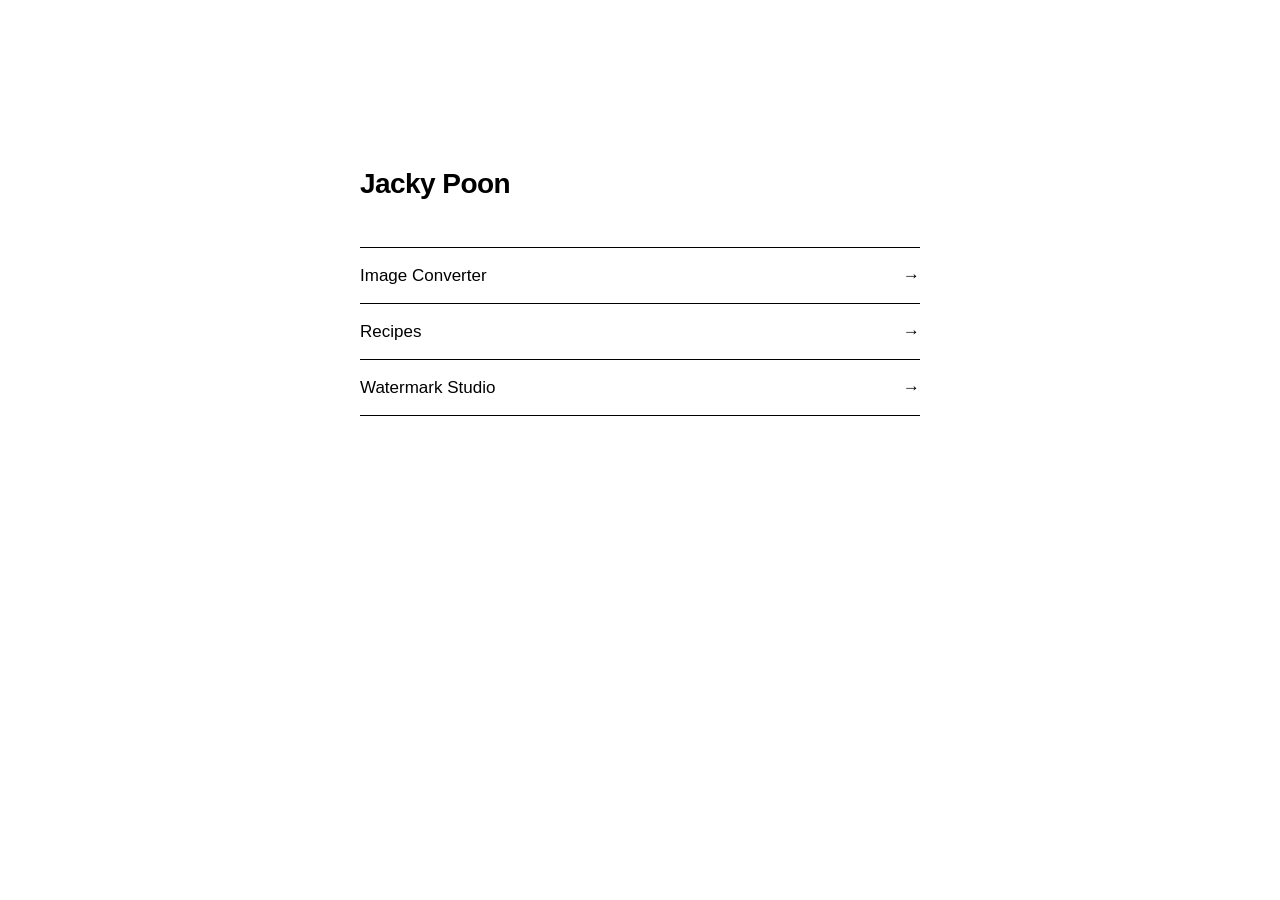
<file: deploy/index.html>
<!doctype html>
<html lang="en">
<head>
<meta charset="utf-8">
<meta name="viewport" content="width=device-width, initial-scale=1">
<title>Jacky Poon</title>
<meta name="description" content="Jacky Poon">
<style>
body {
  margin: 0; background: #fff; color: #000;
  font: 17px/1.6 -apple-system, BlinkMacSystemFont, "Segoe UI", Helvetica, Arial, sans-serif;
}
main { max-width: 560px; margin: 0 auto; padding: 18vh 24px 48px; }
h1 { font-size: 28px; font-weight: 600; letter-spacing: -.02em; margin: 0 0 40px; }
ul { list-style: none; margin: 0; padding: 0; }
li { border-top: 1px solid #000; }
li:last-child { border-bottom: 1px solid #000; }
a { display: flex; justify-content: space-between; padding: 14px 0; color: #000; text-decoration: none; }
a:hover span { text-decoration: underline; }
</style>
</head>
<body>
<main>
  <h1>Jacky Poon</h1>
  <ul>
    <li><a href="/convert/"><span>Image Converter</span>→</a></li>
    <li><a href="/recipes/"><span>Recipes</span>→</a></li>
    <li><a href="/watermark/"><span>Watermark Studio</span>→</a></li>
  </ul>
</main>
</body>
</html>
</file>
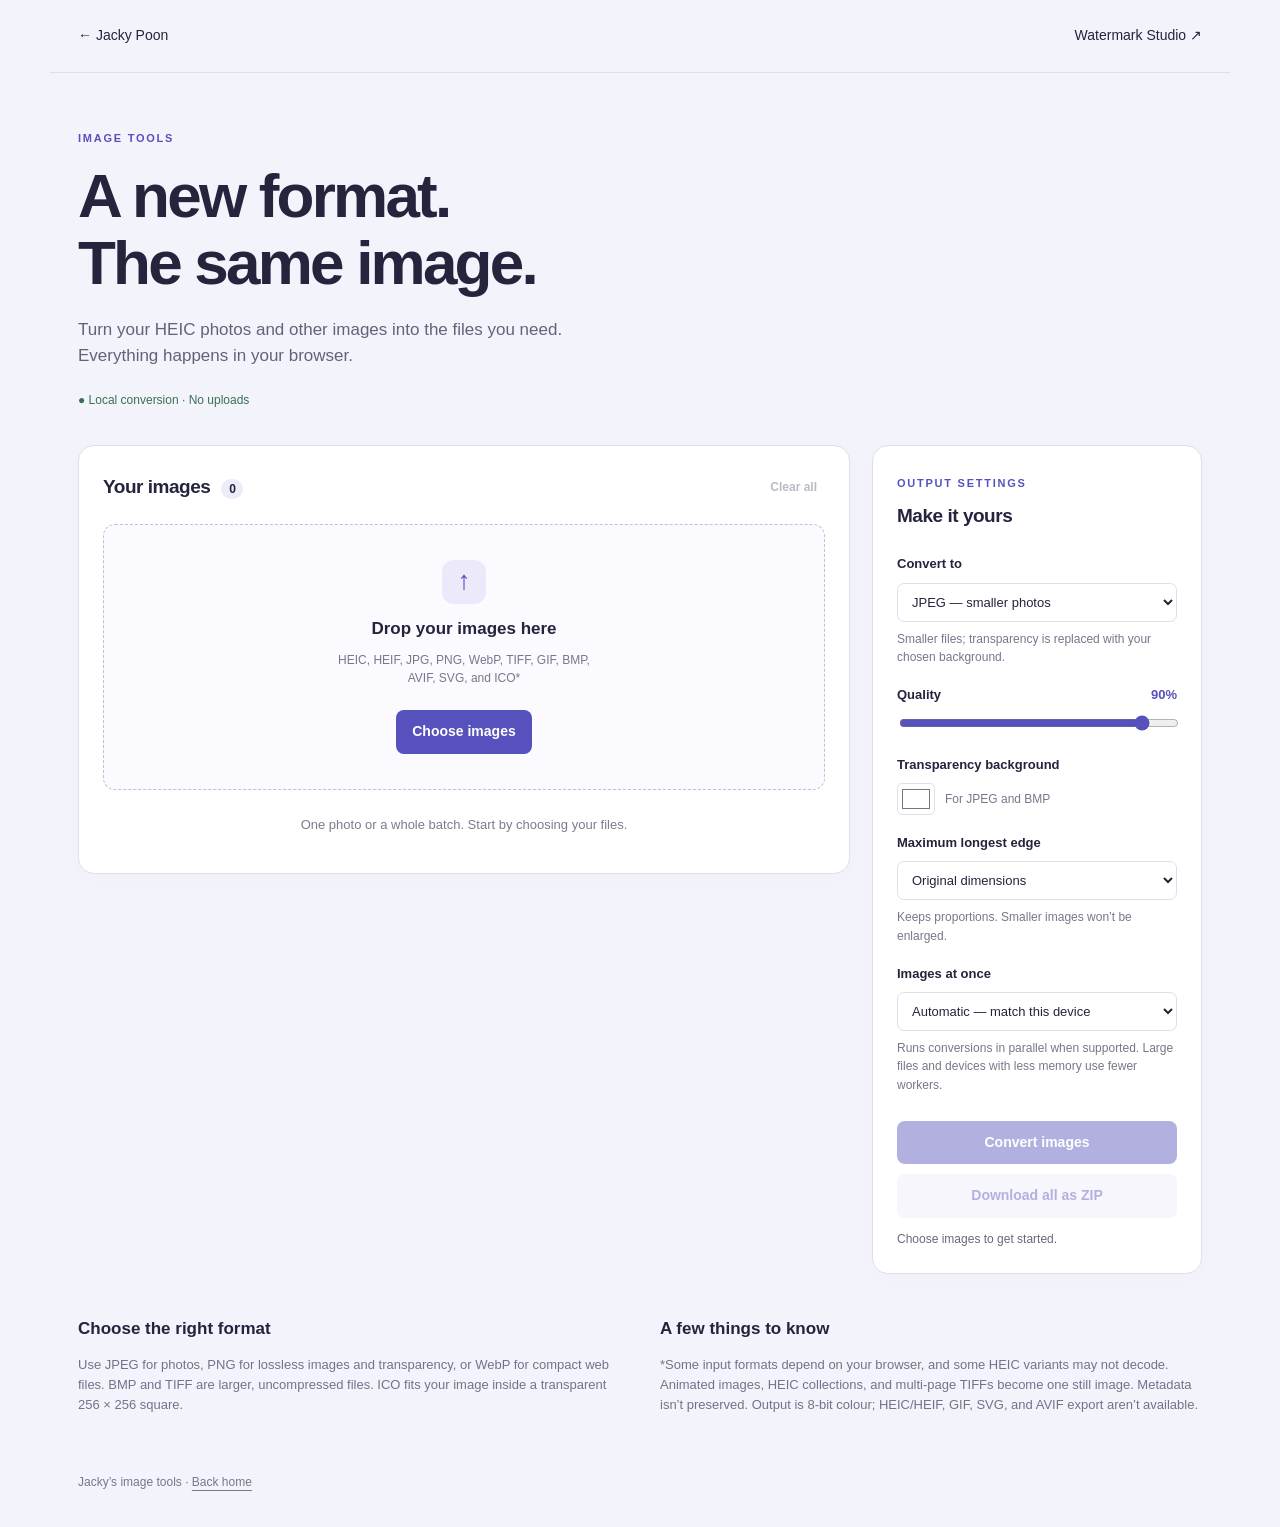
<file: deploy/convert/index.html>
<!doctype html>
<html lang="en"><head><meta charset="utf-8"><meta name="viewport" content="width=device-width, initial-scale=1"><title>Image Converter · Jacky Poon</title><meta name="description" content="Convert HEIC, TIFF and other images locally to JPEG, PNG, WebP, BMP, TIFF or ICO."><link rel="stylesheet" href="style.css"><script src="codecs.js" defer></script><script src="engine.js" defer></script><script src="pool.js" defer></script><script src="app.js" defer></script></head>
<body><header><a href="/">← Jacky Poon</a><a href="/watermark/">Watermark Studio ↗</a></header><main>
<div class="intro"><span class="eyebrow">IMAGE TOOLS</span><h1>A new format.<br>The same image.</h1><p>Turn your HEIC photos and other images into the files you need. Everything happens in your browser.</p><span class="privacy">● Local conversion · No uploads</span></div>
<div class="workspace"><section class="panel files-panel" aria-labelledby="files-title"><div class="panel-heading"><h2 id="files-title">Your images <span id="count">0</span></h2><button id="clear" class="quiet" disabled>Clear all</button></div>
<div id="dropzone"><div class="upload-icon" aria-hidden="true">↑</div><h3>Drop your images here</h3><p>HEIC, HEIF, JPG, PNG, WebP, TIFF, GIF, BMP,<br>AVIF, SVG, and ICO*</p><button id="browse" class="primary">Choose images</button><input id="files" type="file" multiple accept="image/*,.heic,.heif,.tif,.tiff,.avif,.ico" hidden></div>
<p id="empty">One photo or a whole batch. Start by choosing your files.</p><ul id="list" aria-label="Images to convert"></ul></section>
<aside class="panel settings"><span class="eyebrow">OUTPUT SETTINGS</span><h2>Make it yours</h2><label for="format">Convert to</label><select id="format"><option value="jpeg">JPEG — smaller photos</option><option value="png">PNG — lossless, transparent</option><option value="webp">WebP — compact web images</option><option value="bmp">BMP — uncompressed bitmap</option><option value="tiff">TIFF — uncompressed image</option><option value="ico">ICO — 256 × 256 icon</option></select><p id="format-note" class="hint"></p>
<div id="quality-row"><label for="quality">Quality <output id="quality-value">90%</output></label><input id="quality" type="range" min="10" max="100" value="90"></div>
<div id="background-row"><label for="background">Transparency background</label><div class="color-row"><input id="background" type="color" value="#ffffff"><span>For JPEG and BMP</span></div></div>
<label for="size">Maximum longest edge</label><select id="size"><option value="0">Original dimensions</option><option value="4096">4,096 px</option><option value="2048">2,048 px</option><option value="1024">1,024 px</option></select><p class="hint">Keeps proportions. Smaller images won’t be enlarged.</p>
<label for="parallel">Images at once</label><select id="parallel"><option value="0">Automatic — match this device</option><option value="1">1 — lower memory use</option><option value="2">Up to 2</option><option value="4">Up to 4 — faster batches</option></select><p class="hint">Runs conversions in parallel when supported. Large files and devices with less memory use fewer workers.</p>
<button id="convert" class="primary" disabled>Convert images</button><button id="cancel" class="quiet" hidden>Stop after active images</button><button id="download-all" class="secondary" disabled>Download all as ZIP</button><progress id="progress" max="1" value="0" hidden></progress><p id="status" role="status" aria-live="polite">Choose images to get started.</p></aside></div>
<section class="details"><div><h3>Choose the right format</h3><p>Use JPEG for photos, PNG for lossless images and transparency, or WebP for compact web files. BMP and TIFF are larger, uncompressed files. ICO fits your image inside a transparent 256 × 256 square.</p></div><div><h3>A few things to know</h3><p>*Some input formats depend on your browser, and some HEIC variants may not decode. Animated images, HEIC collections, and multi-page TIFFs become one still image. Metadata isn’t preserved. Output is 8-bit colour; HEIC/HEIF, GIF, SVG, and AVIF export aren’t available.</p></div></section>
</main><footer>Jacky’s image tools · <a href="/">Back home</a></footer></body></html>
</file>
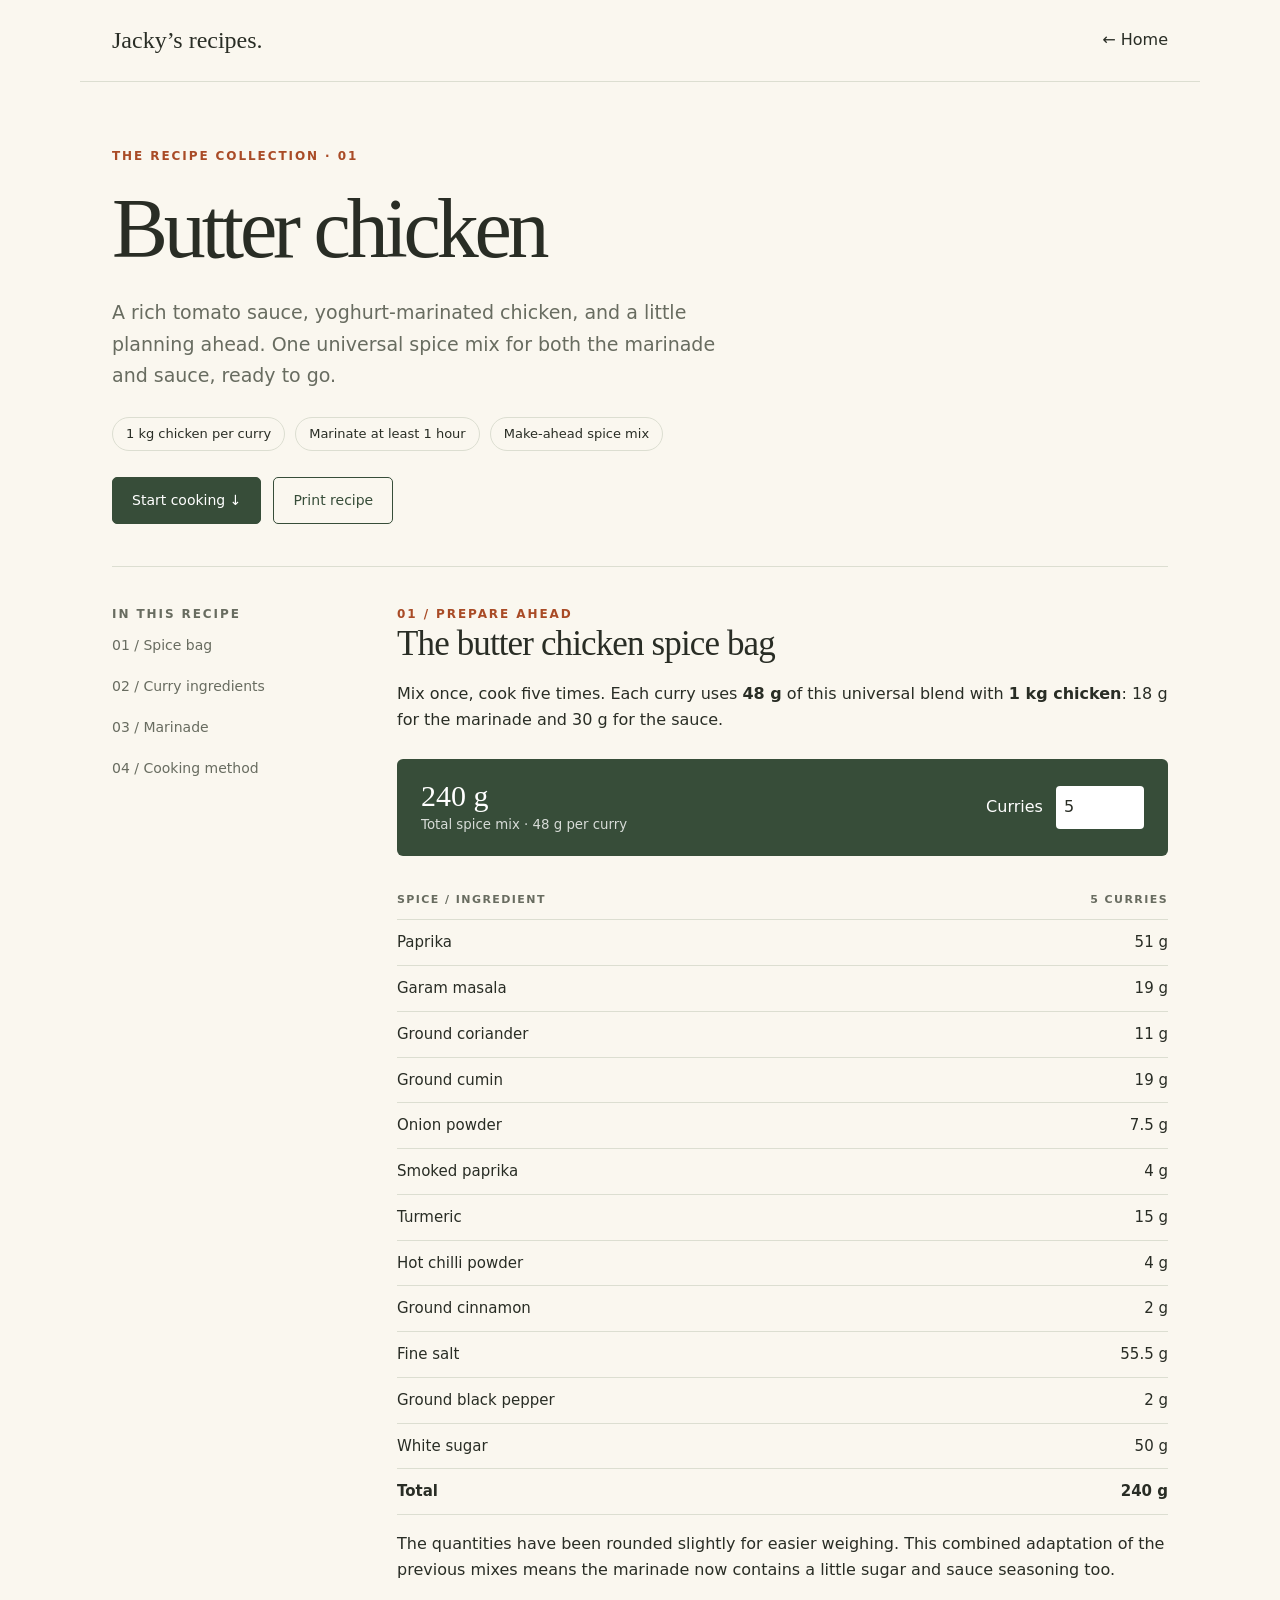
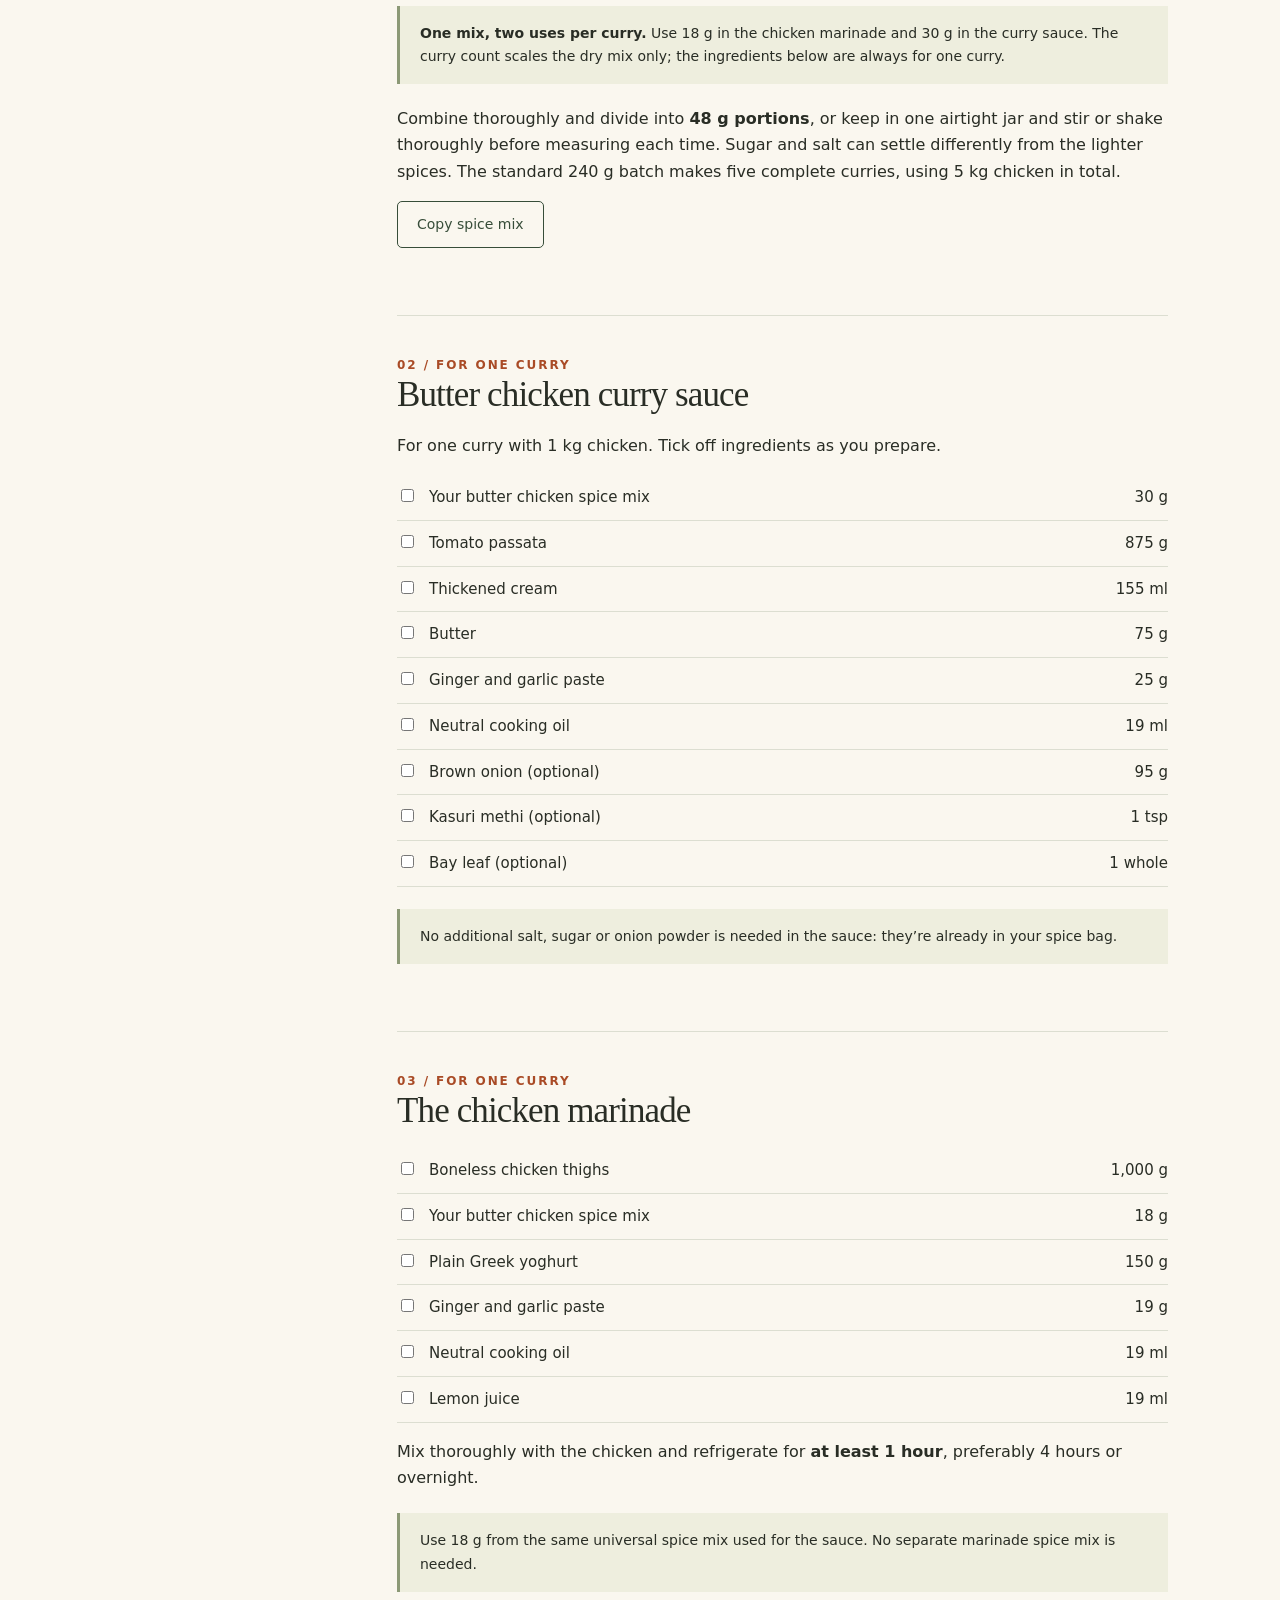
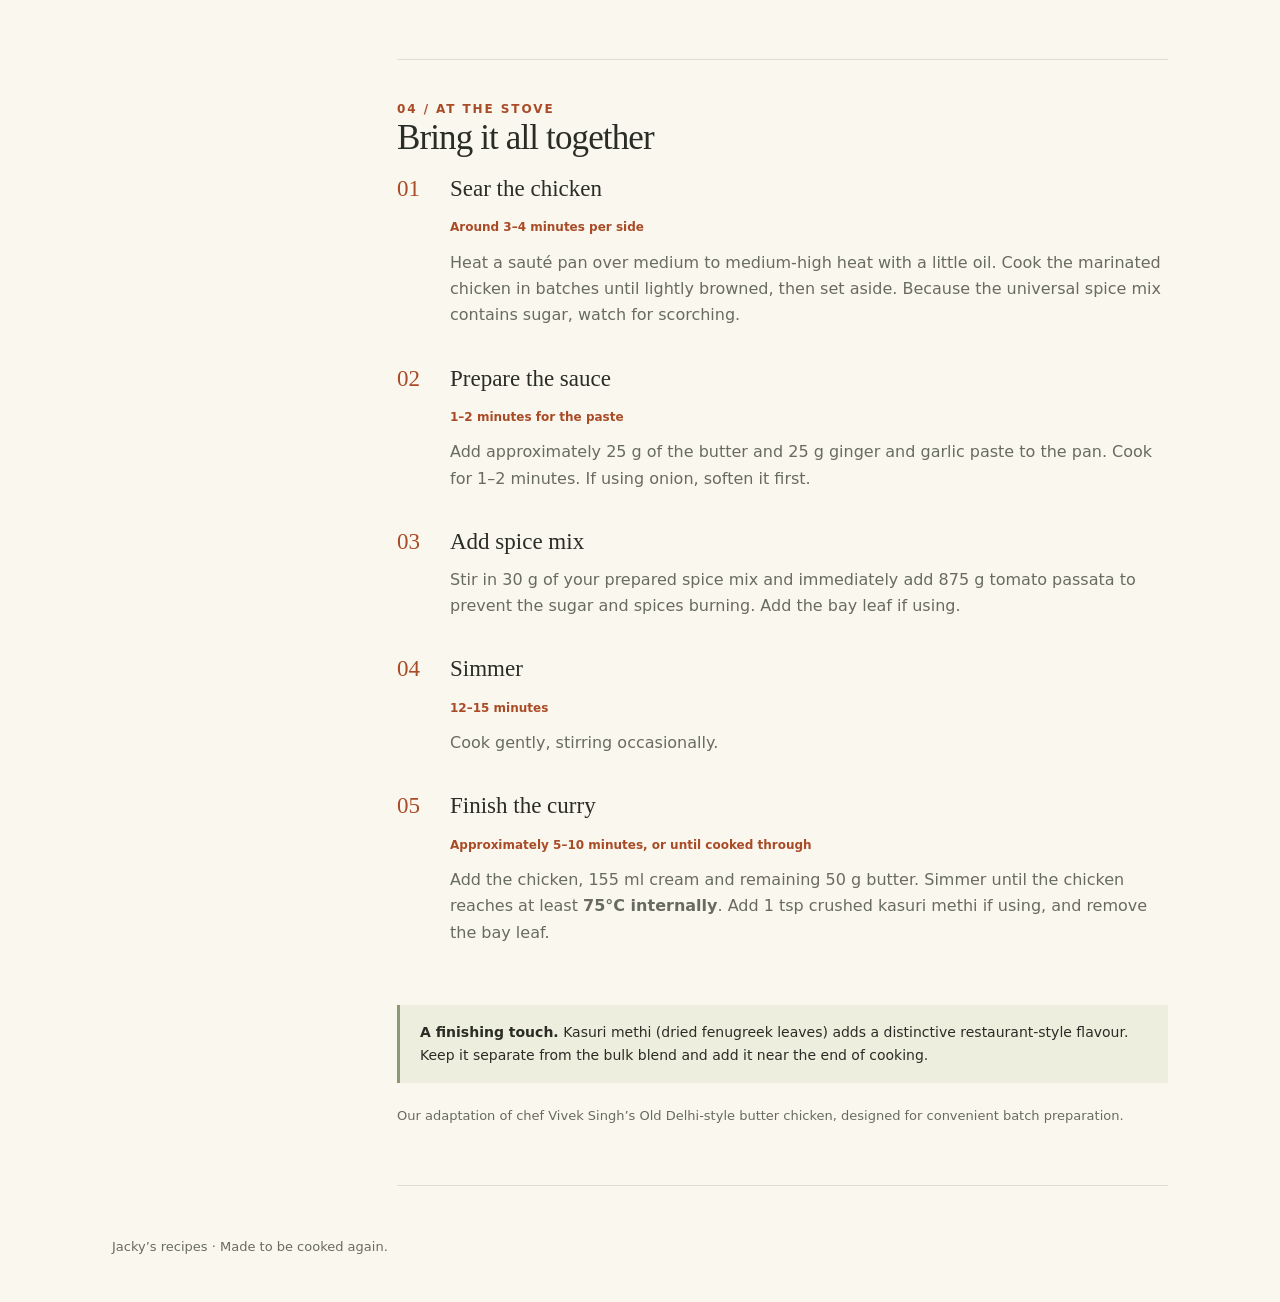
<file: deploy/recipes/index.html>
<!doctype html>
<html lang="en"><head><meta charset="utf-8"><meta name="viewport" content="width=device-width, initial-scale=1">
<title>Butter chicken · Jacky’s recipes</title><meta name="description" content="Jacky’s butter chicken recipe: a make-ahead spice blend, yoghurt marinade and rich tomato sauce. One universal spice mix for the marinade and sauce, with 1 kg chicken per curry.">
<style>
:root{--paper:#faf7ef;--ink:#292d25;--muted:#686c60;--line:#dcded1;--green:#374d39;--orange:#a94b26}*{box-sizing:border-box}html{scroll-behavior:smooth;scroll-padding-top:25px}body{margin:0;background:var(--paper);color:var(--ink);font:16px/1.65 system-ui,-apple-system,sans-serif}a{color:inherit;text-underline-offset:5px}header,main,footer{max-width:1120px;margin:auto;padding:0 32px}header{display:flex;justify-content:space-between;align-items:center;padding-top:27px;padding-bottom:27px;border-bottom:1px solid var(--line)}header a{text-decoration:none}.brand{font:24px Georgia,serif}.eyebrow{font-size:12px;font-weight:700;letter-spacing:.16em;text-transform:uppercase;color:var(--orange)}.hero{padding:65px 0 42px;max-width:850px}h1,h2,h3{font-family:Georgia,serif;font-weight:400;line-height:1.1}h1{font-size:clamp(48px,7vw,84px);letter-spacing:-.05em;margin:16px 0 22px}h2{font-size:35px;letter-spacing:-.025em;margin:0 0 18px}h3{font-size:23px;margin:0 0 12px}.intro{font-size:19px;color:var(--muted);max-width:640px}.tags{display:flex;gap:10px;flex-wrap:wrap;margin:26px 0}.tags span{border:1px solid var(--line);padding:5px 13px;border-radius:30px;font-size:13px}.actions{display:flex;gap:12px;flex-wrap:wrap}button,.button{font:inherit;font-size:14px;cursor:pointer;background:var(--green);color:white;padding:11px 19px;border:1px solid var(--green);border-radius:5px;text-decoration:none}.secondary{background:transparent;color:var(--green)}button:hover,.button:hover{filter:brightness(.9)}:focus-visible{outline:3px solid var(--orange);outline-offset:4px}.layout{display:grid;grid-template-columns:230px 1fr;gap:55px;border-top:1px solid var(--line);padding-top:38px}aside nav{position:sticky;top:25px}aside a{display:block;padding:9px 0;text-decoration:none;color:var(--muted);font-size:14px}aside a:hover{color:var(--orange)}aside .eyebrow{color:var(--muted)}section{padding-bottom:45px;margin-bottom:40px;border-bottom:1px solid var(--line)}.note{background:#eeeede;border-left:3px solid #8c9976;padding:16px 20px;font-size:14px;margin:22px 0}.batch{display:flex;align-items:center;justify-content:space-between;gap:16px;background:var(--green);color:#fff;padding:20px 24px;border-radius:6px;margin:25px 0}.batch strong{font:30px Georgia,serif}.batch small{display:block;opacity:.8}#batches{font:inherit;width:5.5em;padding:8px;border-radius:4px;background:white;color:var(--ink);border:0;margin-left:8px}table{width:100%;border-collapse:collapse;font-size:15px}th,td{padding:10px 0;border-bottom:1px solid var(--line);text-align:left}tbody th{font-weight:400}td:last-child,thead th:last-child{text-align:right;font-variant-numeric:tabular-nums}thead th{font-size:11px;letter-spacing:.13em;text-transform:uppercase;color:var(--muted)}tfoot{font-weight:700}.ingredients{list-style:none;padding:0}.ingredients label{display:flex;align-items:baseline;gap:12px;padding:10px 0;border-bottom:1px solid var(--line);cursor:pointer;font-size:15px}.ingredients strong{margin-left:auto;white-space:nowrap;font-weight:500}.ingredients input{accent-color:var(--green)}.ingredients input:checked~span{text-decoration:line-through;color:var(--muted)}.steps{list-style:none;padding:0;counter-reset:step}.steps li{counter-increment:step;position:relative;padding:0 0 27px 53px}.steps li:before{content:counter(step,decimal-leading-zero);position:absolute;left:0;top:0;font:23px Georgia,serif;color:var(--orange)}.steps p{margin:10px 0;color:var(--muted)}.time{font-size:12px;color:var(--orange);font-weight:600}.source{font-size:13px;color:var(--muted)}footer{padding-top:10px;padding-bottom:45px;color:var(--muted);font-size:13px}.status{font-size:13px;color:var(--green);min-height:22px} @media(max-width:700px){header,main,footer{padding-left:22px;padding-right:22px}.hero{padding-top:38px}.layout{display:block}aside nav{position:static;display:flex;gap:18px;flex-wrap:wrap;margin-bottom:30px}aside .eyebrow{display:none}.batch{padding:16px;flex-wrap:wrap}h2{font-size:30px}.ingredients label{font-size:14px}}@media print{body{background:white;font-size:11pt}header,aside,.actions,.copy-tools,footer{display:none}.hero{padding:0}h1{font-size:36pt}.layout{display:block;border:0;padding:0}main{padding:0;max-width:none}section{margin:0 0 20px;padding-bottom:20px}h2,h3{break-after:avoid}tr,.steps li,.note{break-inside:avoid}.batch{background:white;color:black;border:1px solid #bbb}.ingredients label{padding:5px 0}.batch input{appearance:textfield}.tags{margin:12px 0}a{text-decoration:none}}
</style></head><body>
<header><a class="brand" href="/recipes/">Jacky’s recipes<span aria-hidden="true">.</span></a><a href="/">← Home</a></header>
<main><div class="hero"><div class="eyebrow">The recipe collection · 01</div><h1>Butter chicken</h1><p class="intro">A rich tomato sauce, yoghurt-marinated chicken, and a little planning ahead. One universal spice mix for both the marinade and sauce, ready to go.</p><div class="tags"><span>1 kg chicken per curry</span><span>Marinate at least 1 hour</span><span>Make-ahead spice mix</span></div><div class="actions"><a class="button" href="#method">Start cooking ↓</a><button class="secondary" id="print">Print recipe</button></div></div>
<div class="layout"><aside><nav aria-label="Recipe sections"><div class="eyebrow">In this recipe</div><a href="#spice-bag">01 / Spice bag</a><a href="#ingredients">02 / Curry ingredients</a><a href="#marinade">03 / Marinade</a><a href="#method">04 / Cooking method</a></nav></aside><article>
<section id="spice-bag"><div class="eyebrow">01 / Prepare ahead</div><h2>The butter chicken spice bag</h2><p>Mix once, cook five times. Each curry uses <strong>48 g</strong> of this universal blend with <strong>1 kg chicken</strong>: 18 g for the marinade and 30 g for the sauce.</p><div class="batch"><div><strong id="total">240 g</strong><small>Total spice mix · 48 g per curry</small></div><label for="batches">Curries <input id="batches" type="number" min="1" max="999" step="1" value="5" inputmode="numeric"></label></div><table><thead><tr><th scope="col">Spice / ingredient</th><th scope="col" id="batch-heading">5 curries</th></tr></thead><tbody><tr><th scope="row">Paprika</th><td data-grams="51">51 g</td></tr><tr><th scope="row">Garam masala</th><td data-grams="19">19 g</td></tr><tr><th scope="row">Ground coriander</th><td data-grams="11">11 g</td></tr><tr><th scope="row">Ground cumin</th><td data-grams="19">19 g</td></tr><tr><th scope="row">Onion powder</th><td data-grams="7.5">7.5 g</td></tr><tr><th scope="row">Smoked paprika</th><td data-grams="4">4 g</td></tr><tr><th scope="row">Turmeric</th><td data-grams="15">15 g</td></tr><tr><th scope="row">Hot chilli powder</th><td data-grams="4">4 g</td></tr><tr><th scope="row">Ground cinnamon</th><td data-grams="2">2 g</td></tr><tr><th scope="row">Fine salt</th><td data-grams="55.5">55.5 g</td></tr><tr><th scope="row">Ground black pepper</th><td data-grams="2">2 g</td></tr><tr><th scope="row">White sugar</th><td data-grams="50">50 g</td></tr></tbody><tfoot><tr><th scope="row">Total</th><td id="table-total">240 g</td></tr></tfoot></table><p>The quantities have been rounded slightly for easier weighing. This combined adaptation of the previous mixes means the marinade now contains a little sugar and sauce seasoning too.</p><div class="note"><strong>One mix, two uses per curry.</strong> Use 18 g in the chicken marinade and 30 g in the curry sauce. The curry count scales the dry mix only; the ingredients below are always for one curry.</div><p>Combine thoroughly and divide into <strong>48 g portions</strong>, or keep in one airtight jar and stir or shake thoroughly before measuring each time. Sugar and salt can settle differently from the lighter spices. The standard 240 g batch makes five complete curries, using 5 kg chicken in total.</p><div class="copy-tools"><button class="secondary" id="copy">Copy spice mix</button><div class="status" id="copy-status" role="status"></div></div></section>
<section id="ingredients"><div class="eyebrow">02 / For one curry</div><h2>Butter chicken curry sauce</h2><p>For one curry with 1 kg chicken. Tick off ingredients as you prepare.</p><ul class="ingredients"><li><label><input type="checkbox"><span>Your butter chicken spice mix</span><strong>30 g</strong></label></li><li><label><input type="checkbox"><span>Tomato passata</span><strong>875 g</strong></label></li><li><label><input type="checkbox"><span>Thickened cream</span><strong>155 ml</strong></label></li><li><label><input type="checkbox"><span>Butter</span><strong>75 g</strong></label></li><li><label><input type="checkbox"><span>Ginger and garlic paste</span><strong>25 g</strong></label></li><li><label><input type="checkbox"><span>Neutral cooking oil</span><strong>19 ml</strong></label></li><li><label><input type="checkbox"><span>Brown onion (optional)</span><strong>95 g</strong></label></li><li><label><input type="checkbox"><span>Kasuri methi (optional)</span><strong>1 tsp</strong></label></li><li><label><input type="checkbox"><span>Bay leaf (optional)</span><strong>1 whole</strong></label></li></ul><div class="note">No additional salt, sugar or onion powder is needed in the sauce: they’re already in your spice bag.</div></section>
<section id="marinade"><div class="eyebrow">03 / For one curry</div><h2>The chicken marinade</h2><ul class="ingredients"><li><label><input type="checkbox"><span>Boneless chicken thighs</span><strong>1,000 g</strong></label></li><li><label><input type="checkbox"><span>Your butter chicken spice mix</span><strong>18 g</strong></label></li><li><label><input type="checkbox"><span>Plain Greek yoghurt</span><strong>150 g</strong></label></li><li><label><input type="checkbox"><span>Ginger and garlic paste</span><strong>19 g</strong></label></li><li><label><input type="checkbox"><span>Neutral cooking oil</span><strong>19 ml</strong></label></li><li><label><input type="checkbox"><span>Lemon juice</span><strong>19 ml</strong></label></li></ul><p>Mix thoroughly with the chicken and refrigerate for <strong>at least 1 hour</strong>, preferably 4 hours or overnight.</p><div class="note">Use 18 g from the same universal spice mix used for the sauce. No separate marinade spice mix is needed.</div></section>
<section id="method"><div class="eyebrow">04 / At the stove</div><h2>Bring it all together</h2><ol class="steps"><li><h3>Sear the chicken</h3><span class="time">Around 3–4 minutes per side</span><p>Heat a sauté pan over medium to medium-high heat with a little oil. Cook the marinated chicken in batches until lightly browned, then set aside. Because the universal spice mix contains sugar, watch for scorching.</p></li><li><h3>Prepare the sauce</h3><span class="time">1–2 minutes for the paste</span><p>Add approximately 25 g of the butter and 25 g ginger and garlic paste to the pan. Cook for 1–2 minutes. If using onion, soften it first.</p></li><li><h3>Add spice mix</h3><p>Stir in 30 g of your prepared spice mix and immediately add 875 g tomato passata to prevent the sugar and spices burning. Add the bay leaf if using.</p></li><li><h3>Simmer</h3><span class="time">12–15 minutes</span><p>Cook gently, stirring occasionally.</p></li><li><h3>Finish the curry</h3><span class="time">Approximately 5–10 minutes, or until cooked through</span><p>Add the chicken, 155 ml cream and remaining 50 g butter. Simmer until the chicken reaches at least <strong>75°C internally</strong>. Add 1 tsp crushed kasuri methi if using, and remove the bay leaf.</p></li></ol><div class="note"><strong>A finishing touch.</strong> Kasuri methi (dried fenugreek leaves) adds a distinctive restaurant-style flavour. Keep it separate from the bulk blend and add it near the end of cooking.</div><p class="source">Our adaptation of chef Vivek Singh’s Old Delhi-style butter chicken, designed for convenient batch preparation.</p></section>
</article></div></main><footer>Jacky’s recipes · Made to be cooked again.</footer>
<script>
const batches=document.querySelector('#batches');
const format=n=>Number(n.toFixed(2)).toString();
let count=5;
const readCount=()=>{const n=Number(batches.value);return Number.isInteger(n)&&n>=1&&n<=999?n:null;};
batches.addEventListener('change',()=>{if(readCount()===null)batches.value=count;});
batches.addEventListener('input',()=>{const n=readCount();if(n===null)return;count=n;document.querySelectorAll('[data-grams]').forEach(cell=>cell.textContent=format(Number(cell.dataset.grams)*count/5)+' g');const total=format(48*count)+' g';document.querySelector('#total').textContent=total;document.querySelector('#table-total').textContent=total;document.querySelector('#batch-heading').textContent=count===1?'1 curry':count+' curries';document.querySelector('#copy-status').textContent='';});
document.querySelector('#print').addEventListener('click',()=>window.print());
document.querySelector('#copy').addEventListener('click',async()=>{const lines=Array.from(document.querySelectorAll('tbody tr'),row=>row.cells[0].textContent+': '+row.cells[1].textContent);const text='Butter chicken spice mix — '+count+(count===1?' curry\n':' curries\n')+lines.join('\n')+'\nTotal: '+document.querySelector('#total').textContent+'\nUse 48 g per 1 kg chicken: 18 g for the marinade and 30 g for the sauce.';try{await navigator.clipboard.writeText(text);document.querySelector('#copy-status').textContent='Spice mix copied.';}catch{document.querySelector('#copy-status').textContent='Copy unavailable in this browser. Select the spice table to copy it, or print the recipe.';}});
</script></body></html>
</file>
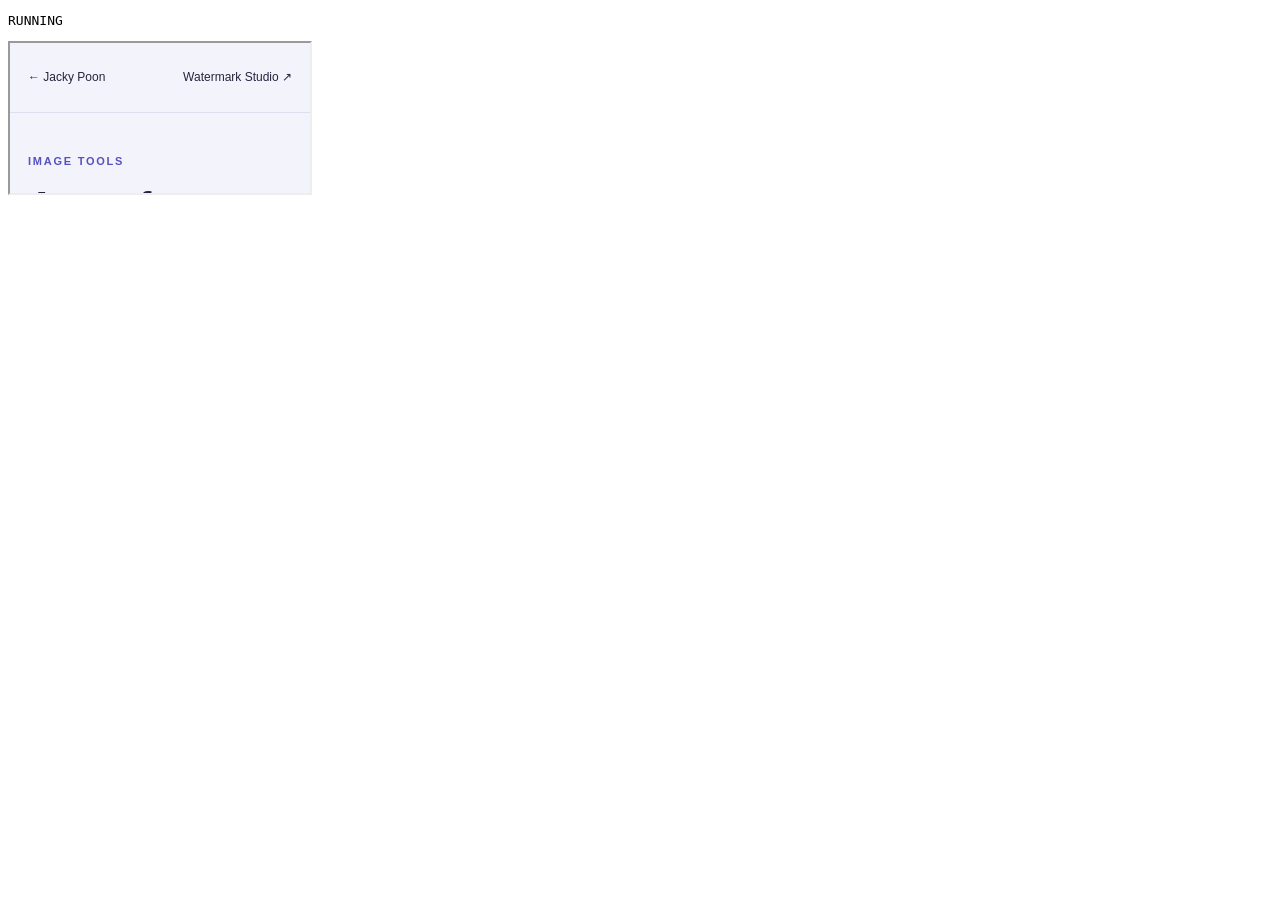
<file: tests/converter-browser.html>
<!doctype html><body><pre id="result">RUNNING</pre><iframe id="app" src="../deploy/convert/index.html"></iframe><script>
const assert=(v,msg)=>{if(!v)throw Error(msg)};
const fixture=(w,b64,name,type)=>new w.File([Uint8Array.from(atob(b64),c=>c.charCodeAt(0))],name,{type});
document.querySelector('#app').onload=async()=>{const w=document.querySelector('#app').contentWindow,d=w.document;const logs=[];
try{
const NativeWorker=w.Worker; let activeJobs=0, peakJobs=0, workerCount=0;
w.Worker=class extends NativeWorker {
 constructor(...args){super(...args);workerCount++;this.addEventListener('message',e=>{if(!e.data.ready)activeJobs--;});}
 postMessage(...args){activeJobs++;peakJobs=Math.max(peakJobs,activeJobs);return super.postMessage(...args);}
};
const png=fixture(w,'iVBORw0KGgoAAAANSUhEUgAAACAAAAAYCAYAAACbU/80AAAALElEQVR4nO3OsQkAAAzDsPz/dAp9oUMXgb0rTXp5uwwAAAAAAAAAAAAA8A0YgD17vZC8ilIAAAAASUVORK5CYII=','sample.png','image/png'), heic=fixture(w,'[base64]/8AD8/fj4AAALA6AAAQAXQAEMAf//A3AAAAMAsAAAAwAAAwA/cCShAAEAIUIBAQNwAAADALAAAAMAAAMAP6AEAgGBYh7kWVTcCAgYAqIAAQAJRAHAYXLIQFMkAAAAGWlwbWEAAAAAAAAAAQABBoECAwWGhAAAAB5pbG9jAAAAAEQAAAEAAQAAAAEAAAG4AAAA0QAAAAFtZGF0AAAAAAAAAOEAAADNKAGvjDyiI0WKEiRAgOHgRoF8//3az//25fsv0ApPsW/Z6UeyUC0pyzcAqqjo2dDpkhBrcXrqhHP3Hdkt1ugLDFjJCLss+L2jI6PWLWQ3dcN06njFwAAAAwFhPm3F/OOKi/LQdc98AAADAOaAIrFiI+1inhedTQAACMgKr16i2EUn9gwAATUC4fCKAA8b5AAEjAPSwAABsPSABYwAAAMAADYGkASsAAADAALgYgEBAAADAB7wkCfgAAADAKWZAoYAAAMDqOQioAAADYGBJw==','sample.heic','image/heic');
const transfer=new w.DataTransfer(); transfer.items.add(png); transfer.items.add(heic);d.querySelector('#files').files=transfer.files;d.querySelector('#files').dispatchEvent(new w.Event('change'));
assert(d.querySelectorAll('.file').length===2,'Upload list');
for(const format of ['jpeg','png','webp','bmp','tiff','ico']){
d.querySelector('#format').value=format;d.querySelector('#format').dispatchEvent(new w.Event('input'));
await d.querySelector('#convert').onclick();
assert(w.eval('items.every(i=>i.result)'),format+' failed: '+d.querySelector('#list').textContent);
const result=w.eval('items[0].result');
assert(result.type===w.ConverterCodecs.formats[format][0],format+' MIME');
if(format!=='ico') {const img=await w.decode(new w.File([result],'roundtrip.'+format,{type:result.type}));assert(img.w===32&&img.h===24,format+' dimensions');img.close();}
else {const b=await result.arrayBuffer(),v=new DataView(b);assert(v.getUint16(2,true)===1,'ICO header');assert(v.getUint32(18,true)===22,'ICO data offset');const img=await w.decode(result.slice(22,result.size,'image/png'));assert(img.w===256&&img.h===256,'ICO size');img.close();}
if(format==='png'){const img=await w.decode(result);const c=d.createElement('canvas');c.width=32;c.height=24;c.getContext('2d').drawImage(img.src,0,0);assert(c.getContext('2d').getImageData(24,12,1,1).data[3]===0,'PNG transparency');img.close();}
logs.push(format+' output + HEIC input + roundtrip OK');
}
w.addFiles([new w.File(['bad'],'broken.png',{type:'image/png'})]);d.querySelector('#format').value='png';await d.querySelector('#convert').onclick();assert(w.eval('items.filter(i=>i.result).length')===2,'Batch continues after failure');assert(d.querySelectorAll('.error').length===1,'Error visible');logs.push('Corrupt file isolated OK');
const zip=await w.ConverterCodecs.zip(w.eval('items.filter(i=>i.result).map(i=>({name:i.name,blob:i.result}))'));assert(zip.size>0,'ZIP');
d.querySelector('#clear').onclick();assert(d.querySelectorAll('.file').length===0,'Clear');logs.push('ZIP and clear OK');assert(workerCount>0,'Real workers launched');assert(peakJobs>=2,'Overlapping worker jobs');logs.push('Parallel workers verified: peak '+peakJobs);
document.querySelector('#result').textContent='PASS\n'+logs.join('\n');
}catch(e){document.querySelector('#result').textContent='FAIL '+e.stack+'\n'+logs.join('\n');}};
</script>
</file>
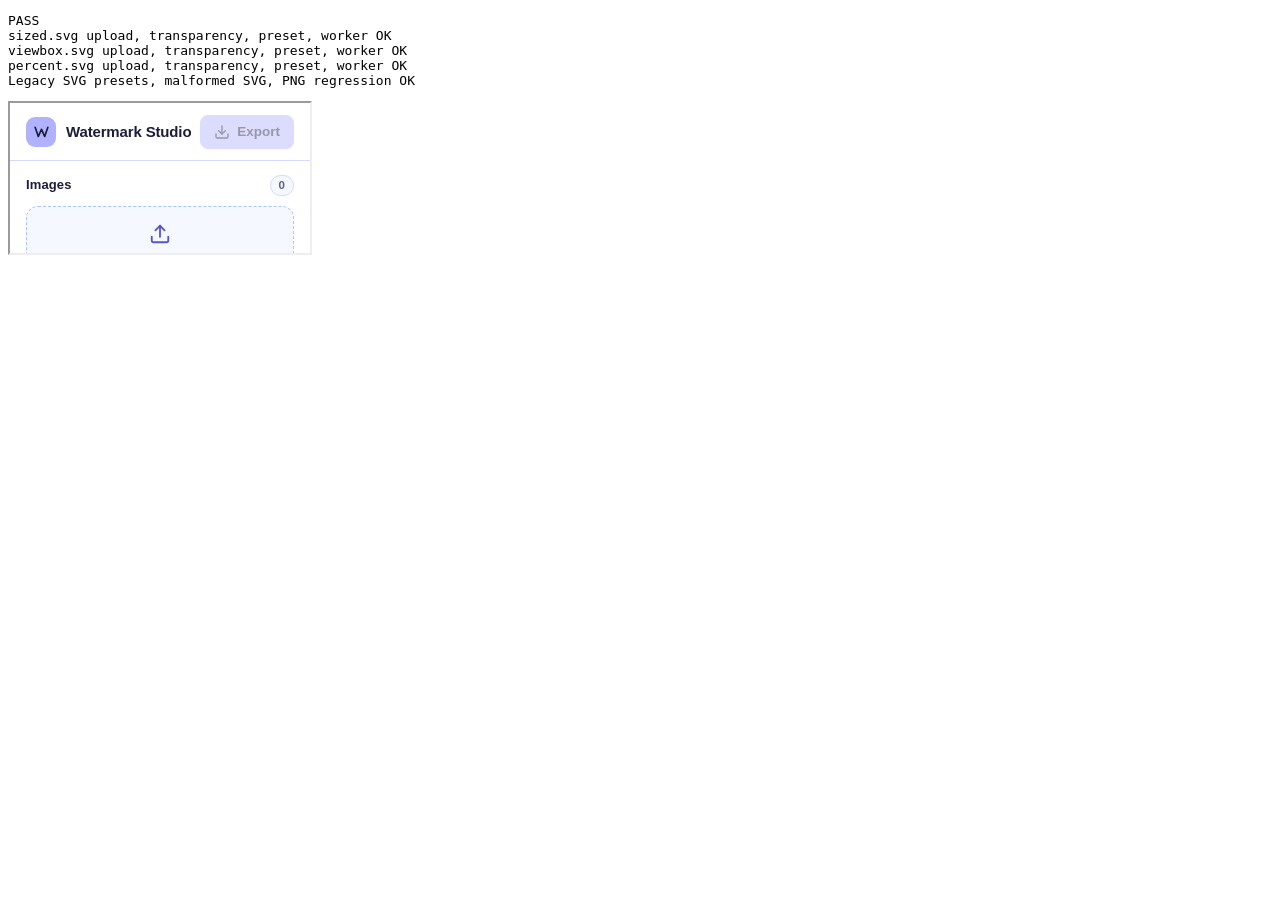
<file: tests/svg-browser.html>
<!doctype html><meta charset="utf-8"><pre id="result">RUNNING</pre><iframe id="app" src="../deploy/watermark/index.html"></iframe><script>
const assert=(v,m)=>{if(!v)throw Error(m)};
document.querySelector('#app').onload=async()=>{
const w=document.querySelector('#app').contentWindow, logs=[];
try {
const cases=[
 ['sized.svg','image/svg+xml','<svg xmlns="http://www.w3.org/2000/svg" width="100" height="50"><rect width="50" height="50" fill="red"/></svg>'],
 ['viewbox.svg','','<svg xmlns="http://www.w3.org/2000/svg" viewBox="0 0 100 50"><rect width="50" height="50" fill="red"/></svg>'],
 ['percent.svg','application/octet-stream','<svg xmlns="http://www.w3.org/2000/svg" width="100%" height="100%" viewBox="0 0 100 50"><rect width="50" height="50" fill="red"/></svg>']
];
for(const [name,type,text]of cases){
 const id=await w.addAsset(new w.File([text],name,{type}),name);
 const asset=w.eval('state.assets')[id];
 assert(asset.blob.type==='image/png',name+' stored PNG');assert(asset.bmp.width===2400&&asset.bmp.height===1200,name+' aspect ratio');
 const c=w.document.createElement('canvas');c.width=2;c.height=1;c.getContext('2d').drawImage(asset.bmp,0,0,2,1);
 const pixels=c.getContext('2d').getImageData(0,0,2,1).data;assert(pixels[0]===255&&pixels[3]===255&&pixels[7]===0,name+' pixels and alpha');
 await w.assetFromDataUrl(id+'restored',asset.dataUrl,name);
 assert(w.eval('state.assets')[id+'restored'].bmp.width===2400,'PNG preset with SVG filename');
 const worker=new w.Worker(new URL('svg-worker.js',location.href));
 const answer=new Promise((resolve,reject)=>{worker.onmessage=e=>resolve(e.data);worker.onerror=reject});worker.postMessage(asset.blob);
 assert((await answer).width===2400,'Export worker decode');worker.terminate();logs.push(name+' upload, transparency, preset, worker OK');
}
const legacy='data:image/svg+xml;base64,'+btoa(cases[0][2]);await w.assetFromDataUrl('legacy',legacy,'old.svg');assert(w.eval('state.assets.legacy.blob.type')==='image/png','Legacy preset');
let failed=false;try{await w.addAsset(new w.File(['bad'],'broken.svg',{type:'image/svg+xml'}),'broken.svg')}catch{failed=true}assert(failed,'Malformed SVG rejected');
const png=w.eval('state.assets.legacy.blob');await w.addAsset(png,'raster.png');logs.push('Legacy SVG presets, malformed SVG, PNG regression OK');
document.querySelector('#result').textContent='PASS\n'+logs.join('\n');
}catch(e){document.querySelector('#result').textContent='FAIL '+e.stack+'\n'+logs.join('\n')}
};
</script>
</file>
<file: deploy/convert/style.css>
:root{font-family:-apple-system,BlinkMacSystemFont,"Segoe UI",sans-serif;color:#24243d;background:#f3f3fc;font-size:15px;line-height:1.55;--purple:#5651bd;--line:#dedfee}*{box-sizing:border-box}body{margin:0}header,main,footer{max-width:1180px;margin:auto;padding:0 28px}header{display:flex;justify-content:space-between;padding-top:25px;padding-bottom:25px;border-bottom:1px solid var(--line);font-size:14px}a{color:inherit;text-underline-offset:4px}header a{text-decoration:none}.intro{padding:52px 0 35px}.eyebrow{font-size:11px;letter-spacing:.16em;font-weight:750;color:var(--purple)}h1{font-size:clamp(38px,5vw,62px);line-height:1.08;letter-spacing:-.045em;margin:15px 0 20px}h2{font-size:19px;letter-spacing:-.025em;margin:0}h3{font-size:17px;margin:12px 0 8px}.intro p{max-width:540px;color:#626279;font-size:17px}.privacy{font-size:12px;color:#397154}.workspace{display:grid;grid-template-columns:minmax(0,1fr) 330px;gap:22px;align-items:start}.panel{border:1px solid var(--line);border-radius:16px;background:white;box-shadow:0 4px 20px #28234204;padding:24px}.panel-heading{display:flex;align-items:center;justify-content:space-between;margin-bottom:20px}#count{font-size:12px;border-radius:20px;background:#ededfa;padding:3px 8px;margin-left:6px}button,select,input{font:inherit}button{cursor:pointer;border:0;border-radius:8px;padding:11px 16px;font-weight:600;font-size:14px}button:disabled{opacity:.45;cursor:not-allowed}.primary{background:var(--purple);color:white}.secondary{background:#edecfa;color:var(--purple)}.quiet{background:transparent;color:#686880;padding:8px;font-size:12px}button:not(:disabled):hover{filter:brightness(.94)}:focus-visible{outline:3px solid #9e93ee;outline-offset:3px}#dropzone{border:1.5px dashed #c0bddf;border-radius:12px;padding:35px 14px;text-align:center;background:#fafaff}#dropzone.drag{border-color:var(--purple);background:#eeecff}.upload-icon{margin:auto;background:#ebe9fa;color:var(--purple);border-radius:12px;width:44px;height:44px;font-size:26px}#dropzone p{color:#78778c;font-size:12px;margin:8px 0 22px}#empty{font-size:13px;text-align:center;color:#7b7b90;margin-top:25px}#list{list-style:none;padding:0;margin:14px 0 0}.file{display:flex;gap:12px;padding:15px 0;border-top:1px solid var(--line);align-items:center}.thumb{width:58px;height:58px;object-fit:contain;border:1px solid var(--line);border-radius:8px;background:repeating-conic-gradient(#eee 0% 25%,white 0% 50%) 50%/12px 12px}.info{min-width:0;flex:1}.name{font-size:14px;overflow-wrap:anywhere;font-weight:600}.meta,.file-status{font-size:12px;color:#727286}.file-status.error{color:#a32c35}.file a{display:inline-block;color:var(--purple);font-size:13px;margin-top:5px}.settings h2{margin:8px 0 24px}.settings label{display:block;font-size:13px;font-weight:600;margin:18px 0 8px}select{width:100%;padding:10px;border:1px solid var(--line);border-radius:7px;background:white;color:inherit;font-size:13px}.hint{font-size:12px;color:#77778b;margin:8px 0 16px}.settings output{float:right;color:var(--purple)}input[type=range]{width:100%;accent-color:var(--purple)}.color-row{display:flex;align-items:center;gap:10px;font-size:12px;color:#77778b}input[type=color]{width:38px;height:32px;border:1px solid var(--line);background:white;border-radius:5px}.settings button{width:100%;margin-top:10px}#status{font-size:12px;color:#68687e;margin-bottom:0;overflow-wrap:anywhere}progress{width:100%;height:6px;accent-color:var(--purple);margin-top:20px}.details{display:grid;grid-template-columns:1fr 1fr;gap:40px;padding:30px 0}.details p{font-size:13px;color:#737388}footer{font-size:12px;color:#77778b;padding-top:15px;padding-bottom:35px}[hidden]{display:none!important}@media(max-width:800px){.workspace{grid-template-columns:1fr}.intro{padding-top:35px}.details{gap:20px}.panel{padding:20px}}@media(max-width:480px){header,main,footer{padding-left:18px;padding-right:18px}.details{grid-template-columns:1fr;gap:5px}header{font-size:12px}.file{gap:8px}.thumb{width:45px;height:45px}}
</file>
